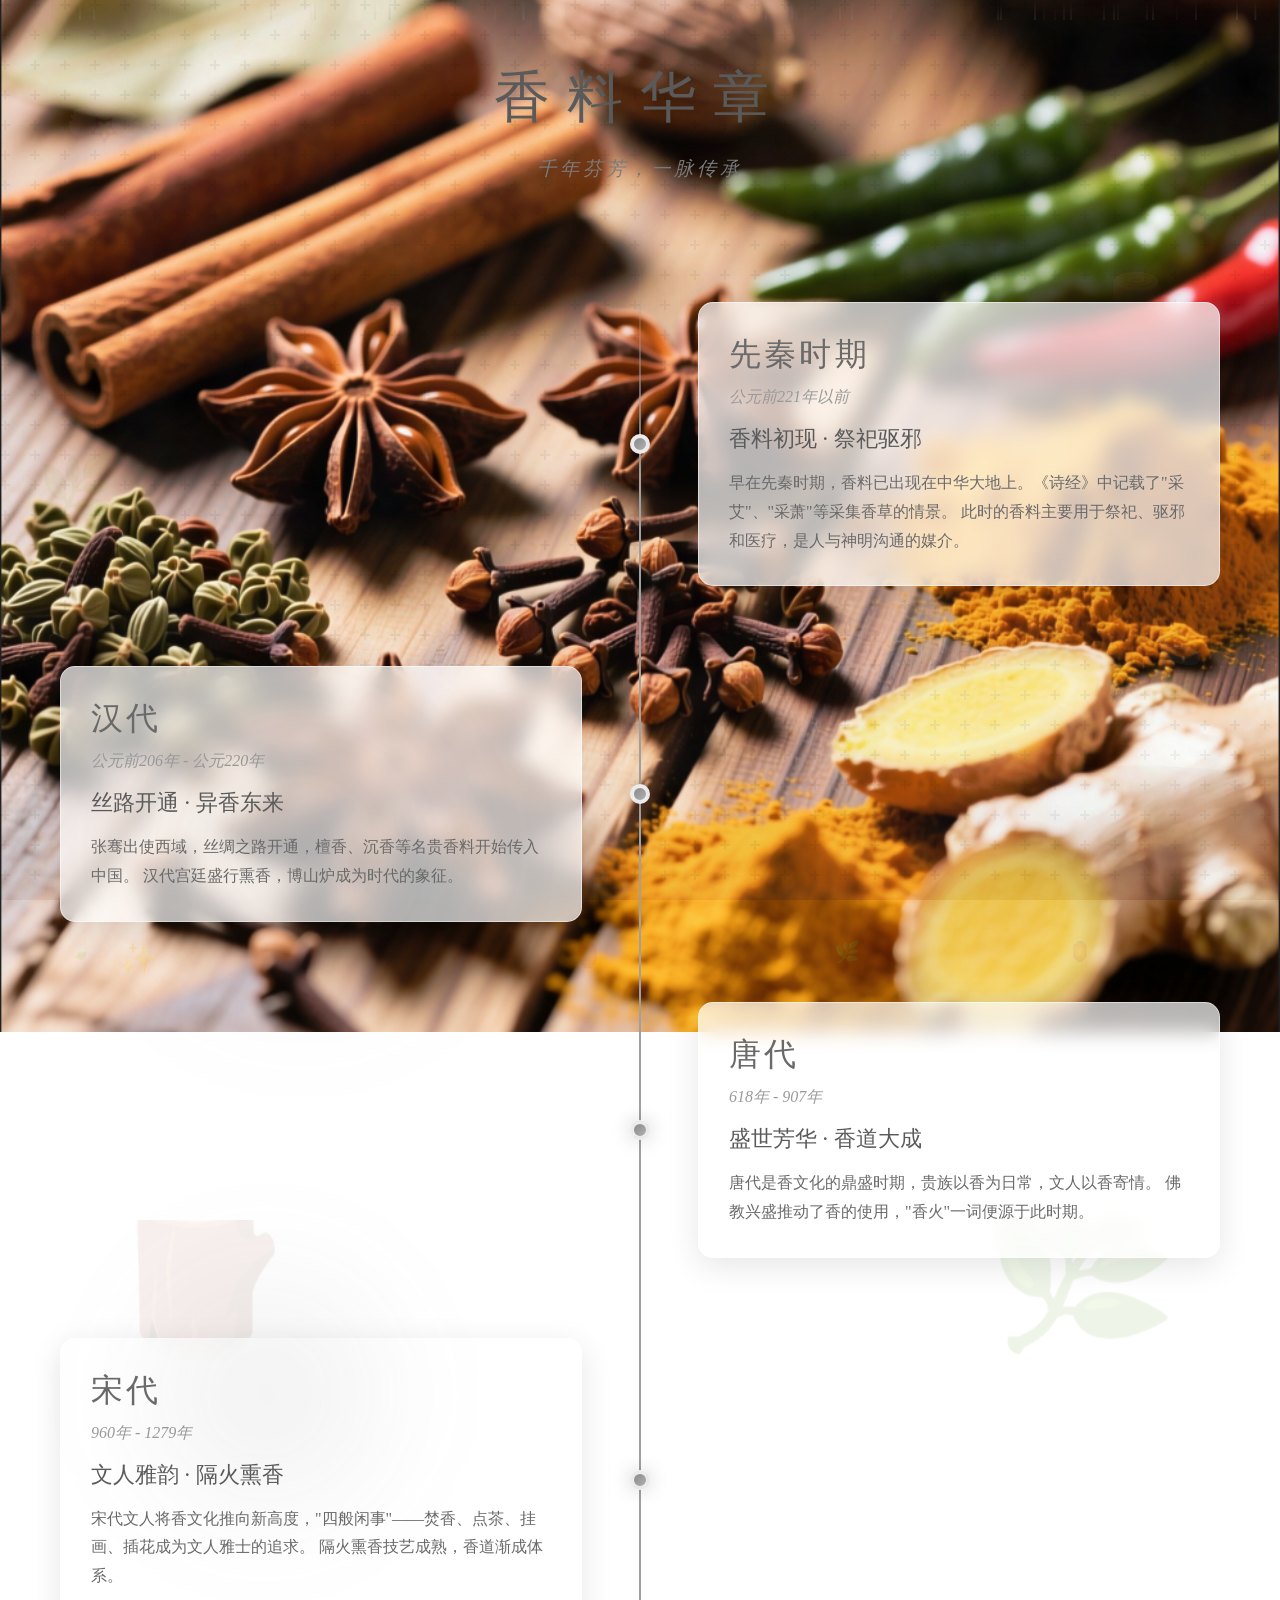
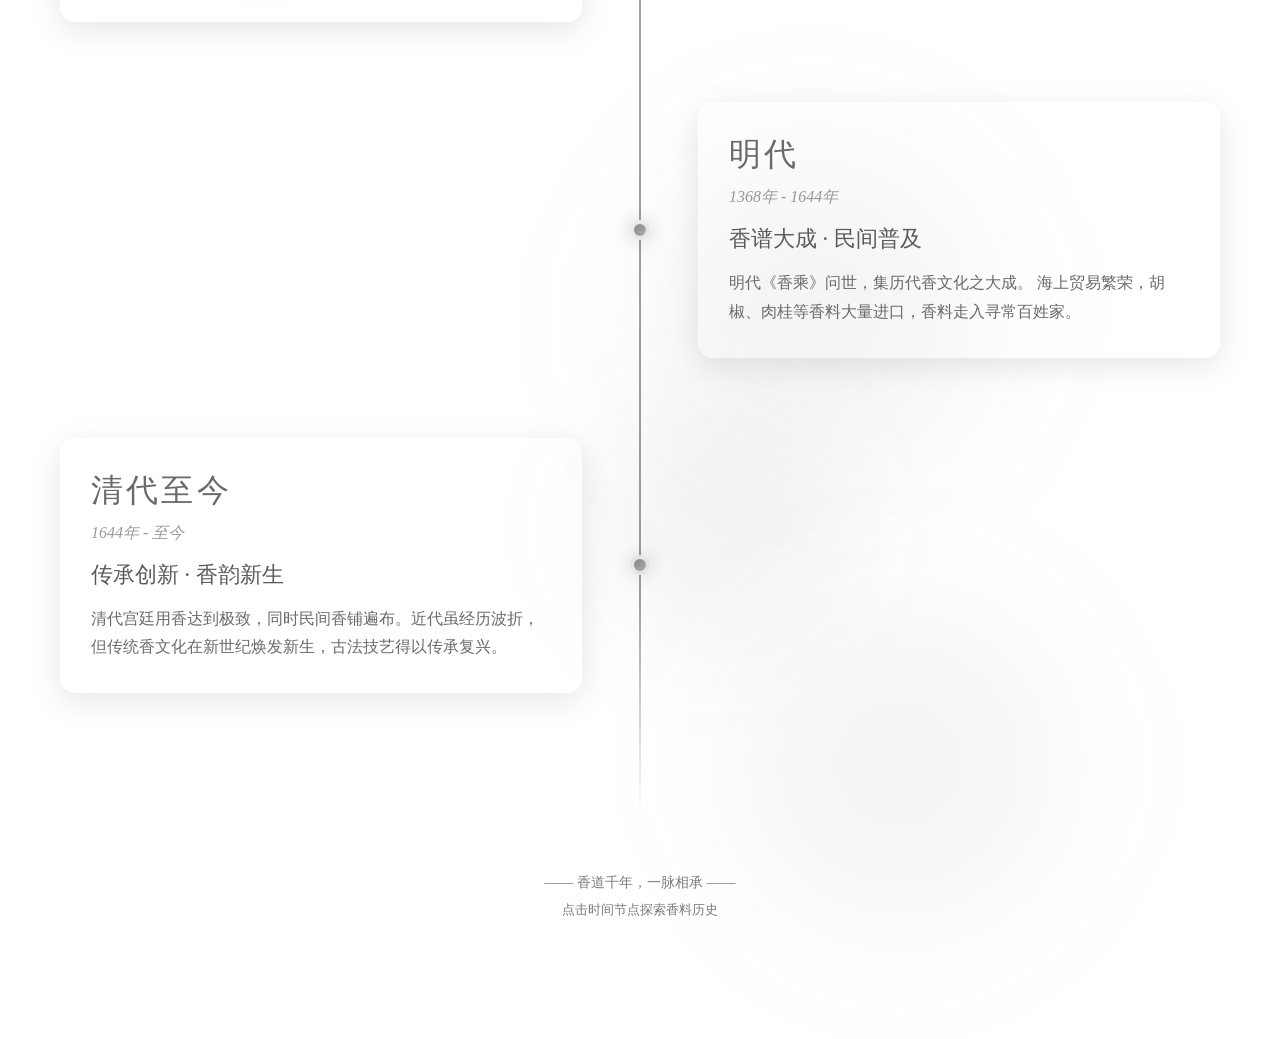
<file: 香料卷轴/index.html>
<!DOCTYPE html>
<html lang="zh-CN">
<head>
    <meta charset="UTF-8">
    <meta name="viewport" content="width=device-width, initial-scale=1.0">
    <title>中国香料发展史 - 江南烟雨</title>
    <style>
        * {
            margin: 0;
            padding: 0;
            box-sizing: border-box;
        }

        body {
            font-family: 'Noto Serif SC', 'SimSun', serif;
            background:
                linear-gradient(135deg, rgba(60, 60, 60, 0.5), rgba(40, 40, 40, 0.4)),
                linear-gradient(to bottom, rgba(150, 150, 150, 0.3), rgba(180, 180, 180, 0.2)),
                url('1.png');
            background-size: cover;
            background-position: center;
            background-attachment: fixed;
            background-repeat: no-repeat;
            background-blend-mode: overlay;
            min-height: 100vh;
            color: #4a4a4a;
            overflow-x: hidden;
            position: relative;
        }

        /* 烟雨效果背景 */
        .mist-bg {
            position: fixed;
            top: 0;
            left: 0;
            width: 100%;
            height: 100%;
            pointer-events: none;
            z-index: 0;
            overflow: hidden;
        }

        .mist-layer {
            position: absolute;
            width: 200%;
            height: 100%;
            background: url('data:image/svg+xml,<svg xmlns="http://www.w3.org/2000/svg" viewBox="0 0 1000 1000"><filter id="noise"><feTurbulence type="fractalNoise" baseFrequency="0.015" numOctaves="3" stitchTiles="stitch"/></filter><rect width="100%" height="100%" filter="url(%23noise)" opacity="0.15"/></svg>');
            opacity: 0.3;
            animation: drift 60s linear infinite;
        }

        .mist-layer:nth-child(2) {
            animation-direction: reverse;
            animation-duration: 80s;
            opacity: 0.2;
        }

        @keyframes drift {
            from { transform: translateX(0); }
            to { transform: translateX(-50%); }
        }

        /* 雨滴效果 */
        .rain {
            position: fixed;
            top: 0;
            left: 0;
            width: 100%;
            height: 100%;
            pointer-events: none;
            z-index: 1;
        }

        .rain-drop {
            position: absolute;
            width: 2px;
            height: 20px;
            background: linear-gradient(transparent, rgba(150, 150, 150, 0.4));
            animation: rain-fall linear infinite;
        }

        @keyframes rain-fall {
            0% {
                transform: translateY(-100px);
                opacity: 0;
            }
            10% {
                opacity: 1;
            }
            90% {
                opacity: 1;
            }
            100% {
                transform: translateY(100vh);
                opacity: 0;
            }
        }

        .container {
            position: relative;
            z-index: 2;
            max-width: 1200px;
            margin: 0 auto;
            padding: 60px 20px;
        }

        header {
            text-align: center;
            margin-bottom: 80px;
            animation: fadeInUp 1.5s ease-out;
        }

        h1 {
            font-size: 3.5rem;
            font-weight: 300;
            letter-spacing: 0.3em;
            margin-bottom: 20px;
            color: #5a5a5a;
            text-shadow: 2px 2px 4px rgba(0, 0, 0, 0.1);
        }

        .subtitle {
            font-size: 1.2rem;
            color: #7a7a7a;
            letter-spacing: 0.2em;
            font-style: italic;
        }

        /* 时间线容器 */
        .timeline {
            position: relative;
            padding: 40px 0;
        }

        /* 中央线 */
        .timeline::before {
            content: '';
            position: absolute;
            left: 50%;
            top: 0;
            bottom: 0;
            width: 2px;
            background: linear-gradient(to bottom,
                transparent,
                #a0a0a0 10%,
                #a0a0a0 90%,
                transparent
            );
            transform: translateX(-50%);
        }

        .timeline-item {
            position: relative;
            margin-bottom: 80px;
            display: flex;
            align-items: center;
            opacity: 0;
            transform: translateY(50px);
            transition: all 0.8s ease-out;
        }

        .timeline-item.visible {
            opacity: 1;
            transform: translateY(0);
        }

        .timeline-item:nth-child(odd) {
            flex-direction: row-reverse;
        }

        .timeline-content {
            width: 45%;
            padding: 30px;
            background: rgba(255, 255, 255, 0.7);
            backdrop-filter: blur(10px);
            border-radius: 15px;
            box-shadow: 0 8px 32px rgba(0, 0, 0, 0.1);
            cursor: pointer;
            transition: all 0.4s ease;
            border: 1px solid rgba(255, 255, 255, 0.5);
            position: relative;
            overflow: hidden;
        }

        .timeline-content::before {
            content: '';
            position: absolute;
            top: 0;
            left: 0;
            right: 0;
            bottom: 0;
            background: linear-gradient(135deg, rgba(200, 200, 200, 0.1), rgba(180, 180, 180, 0.05));
            opacity: 0;
            transition: opacity 0.4s ease;
        }

        .timeline-content:hover::before {
            opacity: 1;
        }

        .timeline-content:hover {
            transform: scale(1.02);
            box-shadow: 0 12px 48px rgba(0, 0, 0, 0.15);
        }

        .timeline-content.expanded {
            width: 55%;
            max-width: 600px;
            z-index: 50;
        }

        .timeline-item:nth-child(odd) .timeline-content.expanded {
            margin-right: auto;
        }

        .timeline-item:nth-child(even) .timeline-content.expanded {
            margin-left: auto;
        }

        .timeline-dot {
            position: absolute;
            left: 50%;
            width: 20px;
            height: 20px;
            background: linear-gradient(135deg, #8a8a8a, #b0b0b0);
            border-radius: 50%;
            transform: translateX(-50%);
            border: 4px solid rgba(255, 255, 255, 0.8);
            box-shadow: 0 0 20px rgba(0, 0, 0, 0.2);
            z-index: 10;
            transition: all 0.3s ease;
            cursor: pointer;
        }

        .timeline-dot:hover {
            transform: translateX(-50%) scale(1.3);
            box-shadow: 0 0 30px rgba(0, 0, 0, 0.3);
        }

        .timeline-dot.active {
            background: linear-gradient(135deg, #a89080, #c8b0a0);
            box-shadow: 0 0 40px rgba(168, 144, 128, 0.5);
        }

        .era {
            font-size: 2rem;
            font-weight: 300;
            color: #6a6a6a;
            margin-bottom: 10px;
            letter-spacing: 0.1em;
        }

        .year {
            font-size: 1rem;
            color: #9a9a9a;
            margin-bottom: 15px;
            font-style: italic;
        }

        .title {
            font-size: 1.4rem;
            color: #5a5a5a;
            margin-bottom: 15px;
            font-weight: 400;
        }

        .description {
            font-size: 1rem;
            line-height: 1.8;
            color: #6a6a6a;
        }

        /* 详细内容面板 */
        .detail-panel {
            max-height: 0;
            overflow-y: auto;
            overflow-x: hidden;
            transition: max-height 0.5s ease, padding 0.5s ease;
            margin-top: 0;
            scrollbar-width: thin;
            scrollbar-color: rgba(150, 150, 150, 0.3) transparent;
        }

        .detail-panel::-webkit-scrollbar {
            width: 6px;
        }

        .detail-panel::-webkit-scrollbar-track {
            background: rgba(200, 200, 200, 0.1);
            border-radius: 3px;
        }

        .detail-panel::-webkit-scrollbar-thumb {
            background: rgba(150, 150, 150, 0.3);
            border-radius: 3px;
        }

        .detail-panel.active {
            max-height: 400px;
            margin-top: 20px;
            padding-top: 20px;
            padding-right: 10px;
            border-top: 1px solid rgba(150, 150, 150, 0.3);
        }

        .spice-images {
            display: flex;
            gap: 15px;
            flex-wrap: wrap;
            margin-top: 20px;
            opacity: 0;
            transform: translateY(20px);
            transition: all 0.5s ease 0.2s;
        }

        .detail-panel.active .spice-images {
            opacity: 1;
            transform: translateY(0);
        }

        .spice-card {
            flex: 1 1 120px;
            min-width: 100px;
            background: rgba(255, 255, 255, 0.5);
            border-radius: 10px;
            padding: 12px;
            text-align: center;
            transition: all 0.3s ease;
            border: 1px solid rgba(200, 200, 200, 0.3);
        }

        .spice-card:hover {
            transform: translateY(-5px) rotate(2deg);
            box-shadow: 0 8px 25px rgba(0, 0, 0, 0.1);
        }

        .spice-emoji {
            font-size: 2.2rem;
            margin-bottom: 8px;
            display: block;
            animation: float 3s ease-in-out infinite;
        }

        @keyframes float {
            0%, 100% { transform: translateY(0); }
            50% { transform: translateY(-10px); }
        }

        .spice-name {
            font-size: 0.9rem;
            color: #5a5a5a;
            margin-bottom: 4px;
        }

        .spice-desc {
            font-size: 0.75rem;
            color: #7a7a7a;
        }

        /* 水墨装饰 */
        .ink-decoration {
            position: absolute;
            width: 150px;
            height: 150px;
            background: radial-gradient(ellipse at center, rgba(100, 100, 100, 0.1) 0%, transparent 70%);
            border-radius: 50%;
            pointer-events: none;
            filter: blur(20px);
        }

        /* 背景装饰图案 */
        .bg-pattern {
            position: fixed;
            top: 0;
            left: 0;
            width: 100%;
            height: 100%;
            pointer-events: none;
            z-index: 0;
            opacity: 0.15;
            background-image:
                url("data:image/svg+xml,%3Csvg width='60' height='60' viewBox='0 0 60 60' xmlns='http://www.w3.org/2000/svg'%3E%3Cg fill='none' fill-rule='evenodd'%3E%3Cg fill='%23000000' fill-opacity='0.3'%3E%3Cpath d='M36 34v-4h-2v4h-4v2h4v4h2v-4h4v-2h-4zm0-30V0h-2v4h-4v2h4v4h2V6h4V4h-4zM6 34v-4H4v4H0v2h4v4h2v-4h4v-2H6zM6 4V0H4v4H0v2h4v4h2V6h4V4H6z'/%3E%3C/g%3E%3C/g%3E%3C/svg%3E");
            animation: patternMove 120s linear infinite;
        }

        @keyframes patternMove {
            from { background-position: 0 0; }
            to { background-position: 1000px 1000px; }
        }

        /* 香料飘香背景 */
        .spice-bg-decoration {
            position: fixed;
            font-size: 4rem;
            opacity: 0.05;
            pointer-events: none;
            z-index: 0;
            animation: floatSpice 20s ease-in-out infinite;
        }

        @keyframes floatSpice {
            0%, 100% {
                transform: translateY(0) rotate(0deg);
            }
            25% {
                transform: translateY(-30px) rotate(5deg);
            }
            50% {
                transform: translateY(-10px) rotate(-3deg);
            }
            75% {
                transform: translateY(-40px) rotate(3deg);
            }
        }

        /* 头部装饰图片 */
        .header-decoration {
            position: absolute;
            width: 200px;
            height: 200px;
            opacity: 0.1;
            pointer-events: none;
        }

        .header-decoration.left {
            left: 5%;
            top: 50%;
            transform: translateY(-50%);
            background: url('data:image/svg+xml,%3Csvg xmlns="http://www.w3.org/2000/svg" viewBox="0 0 100 100"%3E%3Ctext y="50" font-size="80"%3E🪵%3C/text%3E%3C/svg%3E') center/contain no-repeat;
        }

        .header-decoration.right {
            right: 5%;
            top: 50%;
            transform: translateY(-50%);
            background: url('data:image/svg+xml,%3Csvg xmlns="http://www.w3.org/2000/svg" viewBox="0 0 100 100"%3E%3Ctext y="50" font-size="80"%3E🌿%3C/text%3E%3C/svg%3E') center/contain no-repeat;
        }

        /* 山水背景装饰 */
        .mountain-bg {
            position: fixed;
            bottom: 0;
            left: 0;
            width: 100%;
            height: 300px;
            pointer-events: none;
            z-index: 0;
            opacity: 0.1;
            background:
                linear-gradient(135deg, transparent 40%, rgba(100, 100, 100, 0.2) 50%, transparent 60%),
                url('data:image/svg+xml,%3Csvg xmlns="http://www.w3.org/2000/svg" viewBox="0 0 1440 320"%3E%3Cpath fill="%23666" fill-opacity="0.3" d="M0,224L48,213.3C96,203,192,181,288,181.3C384,181,480,203,576,218.7C672,235,768,245,864,234.7C960,224,1056,192,1152,181.3C1248,171,1344,181,1392,186.7L1440,192L1440,320L1392,320C1344,320,1248,320,1152,320C1056,320,960,320,864,320C768,320,672,320,576,320C480,320,384,320,288,320C192,320,96,320,48,320L0,320Z"%3E%3C/path%3E%3C/svg%3E') bottom center/cover no-repeat;
        }

        footer {
            text-align: center;
            padding: 60px 20px;
            color: #7a7a7a;
            font-size: 0.9rem;
            position: relative;
            z-index: 2;
        }

        @keyframes fadeInUp {
            from {
                opacity: 0;
                transform: translateY(30px);
            }
            to {
                opacity: 1;
                transform: translateY(0);
            }
        }

        /* 香料飘动动画 */
        .floating-spice {
            position: fixed;
            font-size: 1.5rem;
            pointer-events: none;
            z-index: 100;
            opacity: 0;
            animation: spiceFloat 4s ease-out forwards;
        }

        @keyframes spiceFloat {
            0% {
                opacity: 1;
                transform: translateY(0) rotate(0deg);
            }
            100% {
                opacity: 0;
                transform: translateY(-200px) rotate(360deg);
            }
        }

        /* 响应式设计 */
        @media (max-width: 768px) {
            h1 {
                font-size: 2rem;
                letter-spacing: 0.2em;
            }

            .timeline::before {
                left: 30px;
            }

            .timeline-item,
            .timeline-item:nth-child(odd) {
                flex-direction: column;
                padding-left: 70px;
            }

            .timeline-content {
                width: 100%;
            }

            .timeline-dot {
                left: 30px;
            }

            .timeline-content.expanded {
                width: 100%;
            }
        }
    </style>
</head>
<body>
    <!-- 烟雨背景 -->
    <div class="mist-bg">
        <div class="mist-layer"></div>
        <div class="mist-layer"></div>
    </div>
    <div class="bg-pattern"></div>
    <div class="mountain-bg"></div>

    <!-- 香料背景装饰 -->
    <div class="spice-bg-decoration" style="top: 10%; left: 5%;">🌸</div>
    <div class="spice-bg-decoration" style="top: 30%; right: 8%; animation-delay: -5s;">🪵</div>
    <div class="spice-bg-decoration" style="top: 50%; left: 3%; animation-delay: -10s;">🌿</div>
    <div class="spice-bg-decoration" style="top: 70%; right: 5%; animation-delay: -15s;">🍃</div>
    <div class="spice-bg-decoration" style="top: 85%; left: 10%; animation-delay: -8s;">💨</div>

    <div class="rain" id="rain"></div>

    <div class="container">
        <header>
            <div class="header-decoration left"></div>
            <div class="header-decoration right"></div>
            <h1>香料华章</h1>
            <p class="subtitle">千年芬芳，一脉传承</p>
        </header>

        <div class="timeline">
            <!-- 先秦时期 -->
            <div class="timeline-item" data-spices="🌿🍂">
                <div class="timeline-content" onclick="toggleDetail(this)">
                    <div class="era">先秦时期</div>
                    <div class="year">公元前221年以前</div>
                    <div class="title">香料初现 · 祭祀驱邪</div>
                    <div class="description">
                        早在先秦时期，香料已出现在中华大地上。《诗经》中记载了"采艾"、"采萧"等采集香草的情景。
                        此时的香料主要用于祭祀、驱邪和医疗，是人与神明沟通的媒介。
                    </div>
                    <div class="detail-panel">
                        <p style="color: #6a6a6a; line-height: 1.8;">
                            这一时期的主要香料包括艾草、萧（蒿类）、兰、蕙等本土香草。
                            《楚辞》中大量香草美人的比喻，反映了香料在文化中的重要地位。
                            祭祀时焚烧香草，被认为能通达神明；日常生活中，人们佩戴香囊以避邪驱虫。
                        </p>
                        <div class="spice-images">
                            <div class="spice-card">
                                <span class="spice-emoji">🌿</span>
                                <div class="spice-name">艾草</div>
                                <div class="spice-desc">驱邪避疫</div>
                            </div>
                            <div class="spice-card">
                                <span class="spice-emoji">🌸</span>
                                <div class="spice-name">兰花</div>
                                <div class="spice-desc">高洁之香</div>
                            </div>
                            <div class="spice-card">
                                <span class="spice-emoji">🍃</span>
                                <div class="spice-name">蕙草</div>
                                <div class="spice-desc">香中之王</div>
                            </div>
                        </div>
                    </div>
                </div>
                <div class="timeline-dot" onclick="toggleDetail(this.previousElementSibling)"></div>
            </div>

            <!-- 汉代 -->
            <div class="timeline-item" data-spices="🪵💨">
                <div class="timeline-content" onclick="toggleDetail(this)">
                    <div class="era">汉代</div>
                    <div class="year">公元前206年 - 公元220年</div>
                    <div class="title">丝路开通 · 异香东来</div>
                    <div class="description">
                        张骞出使西域，丝绸之路开通，檀香、沉香等名贵香料开始传入中国。
                        汉代宫廷盛行熏香，博山炉成为时代的象征。
                    </div>
                    <div class="detail-panel">
                        <p style="color: #6a6a6a; line-height: 1.8;">
                            汉武帝时期，随着丝绸之路的畅通，西域香料大量涌入中原。
                            檀香来自印度，沉香通过南海传入，乳香、没药等也随之而来。
                            博山炉以其精美的山峦造型和袅袅香烟，成为汉代香文化的代表器物。
                        </p>
                        <div class="spice-images">
                            <div class="spice-card">
                                <span class="spice-emoji">🪵</span>
                                <div class="spice-name">檀香</div>
                                <div class="spice-desc">来自西域</div>
                            </div>
                            <div class="spice-card">
                                <span class="spice-emoji">🪨</span>
                                <div class="spice-name">沉香</div>
                                <div class="spice-desc">香中之冠</div>
                            </div>
                            <div class="spice-card">
                                <span class="spice-emoji">⛰️</span>
                                <div class="spice-name">博山炉</div>
                                <div class="spice-desc">香器之珍</div>
                            </div>
                        </div>
                    </div>
                </div>
                <div class="timeline-dot" onclick="toggleDetail(this.previousElementSibling)"></div>
            </div>

            <!-- 唐代 -->
            <div class="timeline-item" data-spices="🌺🍵">
                <div class="timeline-content" onclick="toggleDetail(this)">
                    <div class="era">唐代</div>
                    <div class="year">618年 - 907年</div>
                    <div class="title">盛世芳华 · 香道大成</div>
                    <div class="description">
                        唐代是香文化的鼎盛时期，贵族以香为日常，文人以香寄情。
                        佛教兴盛推动了香的使用，"香火"一词便源于此时期。
                    </div>
                    <div class="detail-panel">
                        <p style="color: #6a6a6a; line-height: 1.8;">
                            唐代长安是国际大都会，香料贸易繁荣。龙脑香、麝香、丁香等稀有香料成为贵族身份象征。
                            李白、王维等诗人常在诗中吟咏香料，"香雾云鬟湿，清辉玉臂寒"流传千古。
                            佛教的传播使焚香礼佛成为日常，供养三宝的香火延续至今。
                        </p>
                        <div class="spice-images">
                            <div class="spice-card">
                                <span class="spice-emoji">❄️</span>
                                <div class="spice-name">龙脑香</div>
                                <div class="spice-desc">冰清玉洁</div>
                            </div>
                            <div class="spice-card">
                                <span class="spice-emoji">🦌</span>
                                <div class="spice-name">麝香</div>
                                <div class="spice-desc">浓香持久</div>
                            </div>
                            <div class="spice-card">
                                <span class="spice-emoji">🌸</span>
                                <div class="spice-name">玫瑰</div>
                                <div class="spice-desc">花中皇后</div>
                            </div>
                            <div class="spice-card">
                                <span class="spice-emoji">🍵</span>
                                <div class="spice-name">茶香</div>
                                <div class="spice-desc">禅茶一味</div>
                            </div>
                        </div>
                    </div>
                </div>
                <div class="timeline-dot" onclick="toggleDetail(this.previousElementSibling)"></div>
            </div>

            <!-- 宋代 -->
            <div class="timeline-item" data-spices="🏮🎋">
                <div class="timeline-content" onclick="toggleDetail(this)">
                    <div class="era">宋代</div>
                    <div class="year">960年 - 1279年</div>
                    <div class="title">文人雅韵 · 隔火熏香</div>
                    <div class="description">
                        宋代文人将香文化推向新高度，"四般闲事"——焚香、点茶、挂画、插花成为文人雅士的追求。
                        隔火熏香技艺成熟，香道渐成体系。
                    </div>
                    <div class="detail-panel">
                        <p style="color: #6a6a6a; line-height: 1.8;">
                            宋代文人生活精致，香是书房必备。苏轼、黄庭坚都是香道高手，
                            留下许多咏香诗词。"隔火熏香"是宋代发明的精致用香方法，
                            通过云母片隔开炭火与香材，使香烟更加纯净优雅。
                            《香谱》等专著的出现，标志着香学的成熟。
                        </p>
                        <div class="spice-images">
                            <div class="spice-card">
                                <span class="spice-emoji">🪨</span>
                                <div class="spice-name">沉香</div>
                                <div class="spice-desc">文人最爱</div>
                            </div>
                            <div class="spice-card">
                                <span class="spice-emoji">🪵</span>
                                <div class="spice-name">檀香</div>
                                <div class="spice-desc">静心之香</div>
                            </div>
                            <div class="spice-card">
                                <span class="spice-emoji">📜</span>
                                <div class="spice-name">合香</div>
                                <div class="spice-desc">调香技艺</div>
                            </div>
                        </div>
                    </div>
                </div>
                <div class="timeline-dot" onclick="toggleDetail(this.previousElementSibling)"></div>
            </div>

            <!-- 明代 -->
            <div class="timeline-item" data-spices="🌸🍊">
                <div class="timeline-content" onclick="toggleDetail(this)">
                    <div class="era">明代</div>
                    <div class="year">1368年 - 1644年</div>
                    <div class="title">香谱大成 · 民间普及</div>
                    <div class="description">
                        明代《香乘》问世，集历代香文化之大成。
                        海上贸易繁荣，胡椒、肉桂等香料大量进口，香料走入寻常百姓家。
                    </div>
                    <div class="detail-panel">
                        <p style="color: #6a6a6a; line-height: 1.8;">
                            周嘉胄编撰的《香乘》是香学的集大成之作，收录了数百种香方。
                            明代郑和下西洋，带回大量南洋香料，胡椒甚至成为货币流通。
                            线香、塔香等方便使用的香制品开始普及，
                            寺庙与民间的用香习惯逐渐形成今日之面貌。
                        </p>
                        <div class="spice-images">
                            <div class="spice-card">
                                <span class="spice-emoji">🌶️</span>
                                <div class="spice-name">胡椒</div>
                                <div class="spice-desc">黑色黄金</div>
                            </div>
                            <div class="spice-card">
                                <span class="spice-emoji">🌿</span>
                                <div class="spice-name">肉桂</div>
                                <div class="spice-desc">温暖甘甜</div>
                            </div>
                            <div class="spice-card">
                                <span class="spice-emoji">🏮</span>
                                <div class="spice-name">线香</div>
                                <div class="spice-desc">方便实用</div>
                            </div>
                        </div>
                    </div>
                </div>
                <div class="timeline-dot" onclick="toggleDetail(this.previousElementSibling)"></div>
            </div>

            <!-- 清代至现代 -->
            <div class="timeline-item" data-spices="🌏✨">
                <div class="timeline-content" onclick="toggleDetail(this)">
                    <div class="era">清代至今</div>
                    <div class="year">1644年 - 至今</div>
                    <div class="title">传承创新 · 香韵新生</div>
                    <div class="description">
                        清代宫廷用香达到极致，同时民间香铺遍布。近代虽经历波折，
                        但传统香文化在新世纪焕发新生，古法技艺得以传承复兴。
                    </div>
                    <div class="detail-panel">
                        <p style="color: #6a6a6a; line-height: 1.8;">
                            清代造办处制作的香器精美绝伦，鼻烟壶、香囊等成为艺术精品。
                            晚清民国时期，传统香文化一度式微。改革开放后，
                            随着文化自信的提升，传统香文化重新受到重视。
                            如今，从寺庙到家庭，从香水到香薰，中国香文化正以新的姿态走向世界。
                        </p>
                        <div class="spice-images">
                            <div class="spice-card">
                                <span class="spice-emoji">🧴</span>
                                <div class="spice-name">香水</div>
                                <div class="spice-desc">中西合璧</div>
                            </div>
                            <div class="spice-card">
                                <span class="spice-emoji">🕯️</span>
                                <div class="spice-name">香薰</div>
                                <div class="spice-desc">现代生活</div>
                            </div>
                            <div class="spice-card">
                                <span class="spice-emoji">🏯</span>
                                <div class="spice-name">古法香</div>
                                <div class="spice-desc">非遗传承</div>
                            </div>
                        </div>
                    </div>
                </div>
                <div class="timeline-dot" onclick="toggleDetail(this.previousElementSibling)"></div>
            </div>
        </div>

        <footer>
            <p>—— 香道千年，一脉相承 ——</p>
            <p style="margin-top: 10px; font-size: 0.8rem;">点击时间节点探索香料历史</p>
        </footer>
    </div>

    <script>
        // 创建雨滴效果
        function createRain() {
            const rain = document.getElementById('rain');
            const dropCount = 50;

            for (let i = 0; i < dropCount; i++) {
                const drop = document.createElement('div');
                drop.className = 'rain-drop';
                drop.style.left = Math.random() * 100 + '%';
                drop.style.animationDuration = (Math.random() * 1 + 0.5) + 's';
                drop.style.animationDelay = Math.random() * 2 + 's';
                drop.style.opacity = Math.random() * 0.3 + 0.1;
                rain.appendChild(drop);
            }
        }

        // 时间节点展开/收起
        function toggleDetail(element) {
            const detailPanel = element.querySelector('.detail-panel');
            const dot = element.nextElementSibling || element.parentElement.querySelector('.timeline-dot');
            const spices = element.parentElement.dataset.spices || '✨';
            const isExpanded = detailPanel.classList.contains('active');

            // 关闭所有其他展开的面板
            document.querySelectorAll('.detail-panel.active').forEach(panel => {
                if (panel !== detailPanel) {
                    panel.classList.remove('active');
                    panel.closest('.timeline-content').classList.remove('expanded');
                    const otherDot = panel.closest('.timeline-item').querySelector('.timeline-dot');
                    if (otherDot) otherDot.classList.remove('active');
                }
            });

            // 切换当前面板
            if (isExpanded) {
                detailPanel.classList.remove('active');
                element.classList.remove('expanded');
                if (dot) dot.classList.remove('active');
            } else {
                detailPanel.classList.add('active');
                element.classList.add('expanded');
                if (dot) dot.classList.add('active');

                // 创建飘动的香料
                createFloatingSpices(element);
            }
        }

        // 创建飘动的香料动画
        function createFloatingSpices(element) {
            const rect = element.getBoundingClientRect();
            const spices = ['🌿', '🌸', '🪵', '💨', '✨', '🍃'];

            for (let i = 0; i < 5; i++) {
                setTimeout(() => {
                    const spice = document.createElement('div');
                    spice.className = 'floating-spice';
                    spice.textContent = spices[Math.floor(Math.random() * spices.length)];
                    spice.style.left = (rect.left + Math.random() * rect.width) + 'px';
                    spice.style.top = (rect.top + Math.random() * rect.height) + 'px';
                    document.body.appendChild(spice);

                    setTimeout(() => spice.remove(), 4000);
                }, i * 100);
            }
        }

        // 滚动动画
        function handleScroll() {
            const items = document.querySelectorAll('.timeline-item');

            items.forEach((item, index) => {
                const rect = item.getBoundingClientRect();
                const isVisible = rect.top < window.innerHeight * 0.8;

                if (isVisible) {
                    setTimeout(() => {
                        item.classList.add('visible');
                    }, index * 100);
                }
            });
        }

        // 初始化
        document.addEventListener('DOMContentLoaded', () => {
            createRain();
            handleScroll();

            // 添加水墨装饰
            const container = document.querySelector('.container');
            for (let i = 0; i < 5; i++) {
                const decoration = document.createElement('div');
                decoration.className = 'ink-decoration';
                decoration.style.top = Math.random() * 80 + 10 + '%';
                decoration.style.left = Math.random() * 80 + 10 + '%';
                decoration.style.transform = `scale(${Math.random() * 3 + 0.5})`;
                container.appendChild(decoration);
            }

            // 添加随机飘落的香料
            const spices = ['🌿', '🌸', '🪵', '💨', '🍃', '✨', '🏮', '🎋'];
            function createFallingSpice() {
                const spice = document.createElement('div');
                spice.style.cssText = `
                    position: fixed;
                    font-size: ${Math.random() * 20 + 15}px;
                    left: ${Math.random() * 100}%;
                    top: -50px;
                    opacity: ${Math.random() * 0.15 + 0.05};
                    pointer-events: none;
                    z-index: 1;
                    animation: fallSpice ${Math.random() * 10 + 15}s linear forwards;
                `;
                spice.textContent = spices[Math.floor(Math.random() * spices.length)];
                document.body.appendChild(spice);
                setTimeout(() => spice.remove(), 25000);
            }

            // 定期创建飘落的香料
            setInterval(createFallingSpice, 3000);
            for (let i = 0; i < 5; i++) {
                setTimeout(createFallingSpice, i * 500);
            }
        });

        window.addEventListener('scroll', handleScroll);

        // 节点点击波纹效果
        document.querySelectorAll('.timeline-dot').forEach(dot => {
            dot.addEventListener('click', function(e) {
                const ripple = document.createElement('div');
                ripple.style.cssText = `
                    position: absolute;
                    width: 100%;
                    height: 100%;
                    border-radius: 50%;
                    background: rgba(168, 144, 128, 0.5);
                    animation: ripple 0.6s ease-out;
                    pointer-events: none;
                `;
                this.appendChild(ripple);
                setTimeout(() => ripple.remove(), 600);
            });
        });

        // 添加波纹动画样式
        const style = document.createElement('style');
        style.textContent = `
            @keyframes ripple {
                from {
                    transform: scale(1);
                    opacity: 1;
                }
                to {
                    transform: scale(3);
                    opacity: 0;
                }
            }

            @keyframes fallSpice {
                0% {
                    transform: translateY(0) rotate(0deg) translateX(0);
                }
                25% {
                    transform: translateY(25vh) rotate(90deg) translateX(20px);
                }
                50% {
                    transform: translateY(50vh) rotate(180deg) translateX(-20px);
                }
                75% {
                    transform: translateY(75vh) rotate(270deg) translateX(20px);
                }
                100% {
                    transform: translateY(110vh) rotate(360deg) translateX(0);
                }
            }
        `;
        document.head.appendChild(style);
    </script>
</body>
</html>
</file>
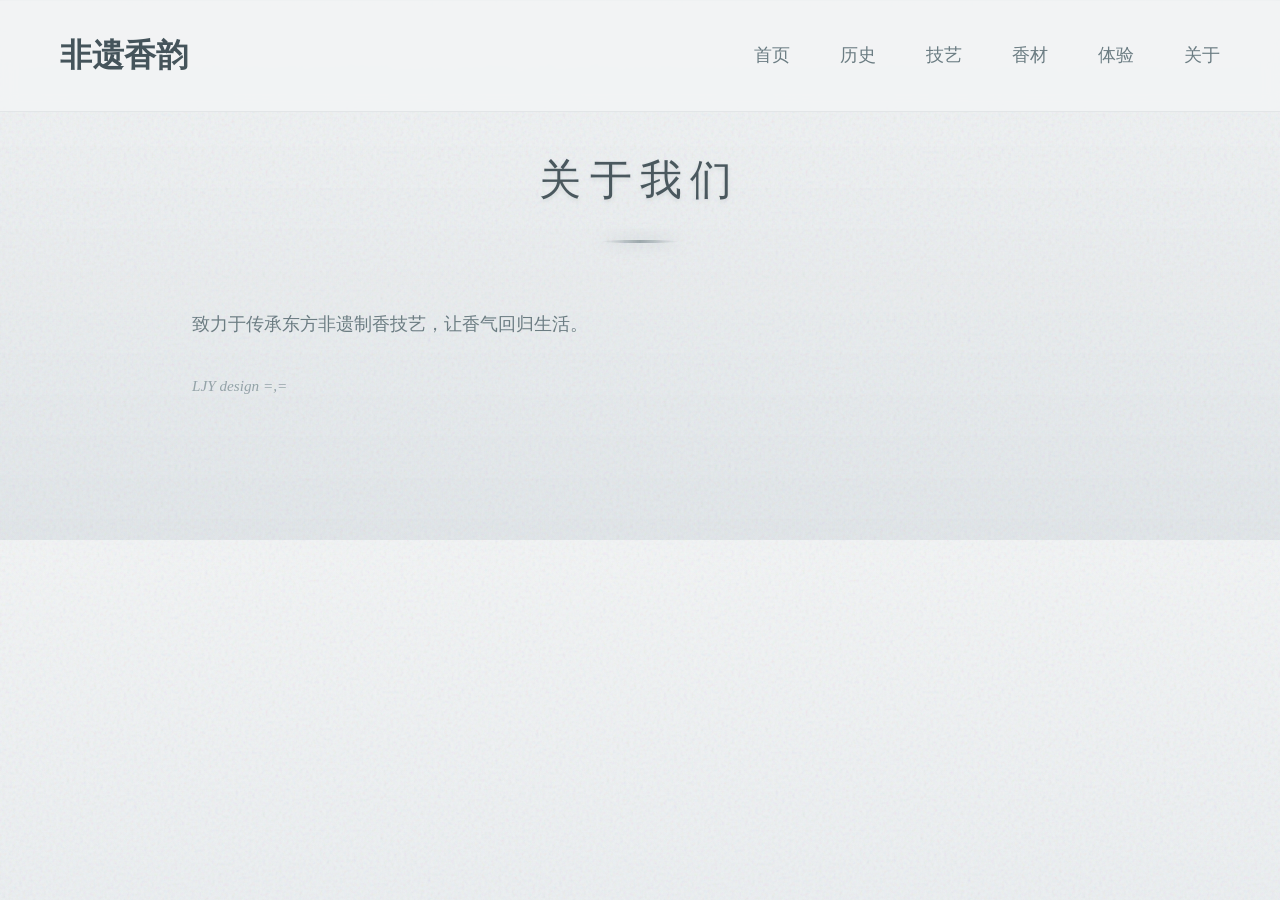
<file: about.html>
<!DOCTYPE html>
<html lang="zh-CN">
<head>
    <meta charset="UTF-8">
    <meta name="viewport" content="width=device-width, initial-scale=1.0">
    <title>非遗香韵 - 关于</title>
    <link rel="stylesheet" href="style.css">
</head>
<body>
    <nav class="navbar">
        <div class="logo">非遗香韵</div>
        <ul class="nav-links">
            <li><a href="index.html">首页</a></li>
            <li><a href="history.html">历史</a></li>
            <li><a href="skill.html">技艺</a></li>
            <li><a href="material.html">香材</a></li>
            <li><a href="experience.html">体验</a></li>
            <li><a href="about.html">关于</a></li>
        </ul>
    </nav>

    <section id="about">
        <h2>关于我们</h2>
        <p>致力于传承东方非遗制香技艺，让香气回归生活。</p>
        <p class="footer-note">LJY design =,=</p>
    </section>
</body>
</html>
</file>
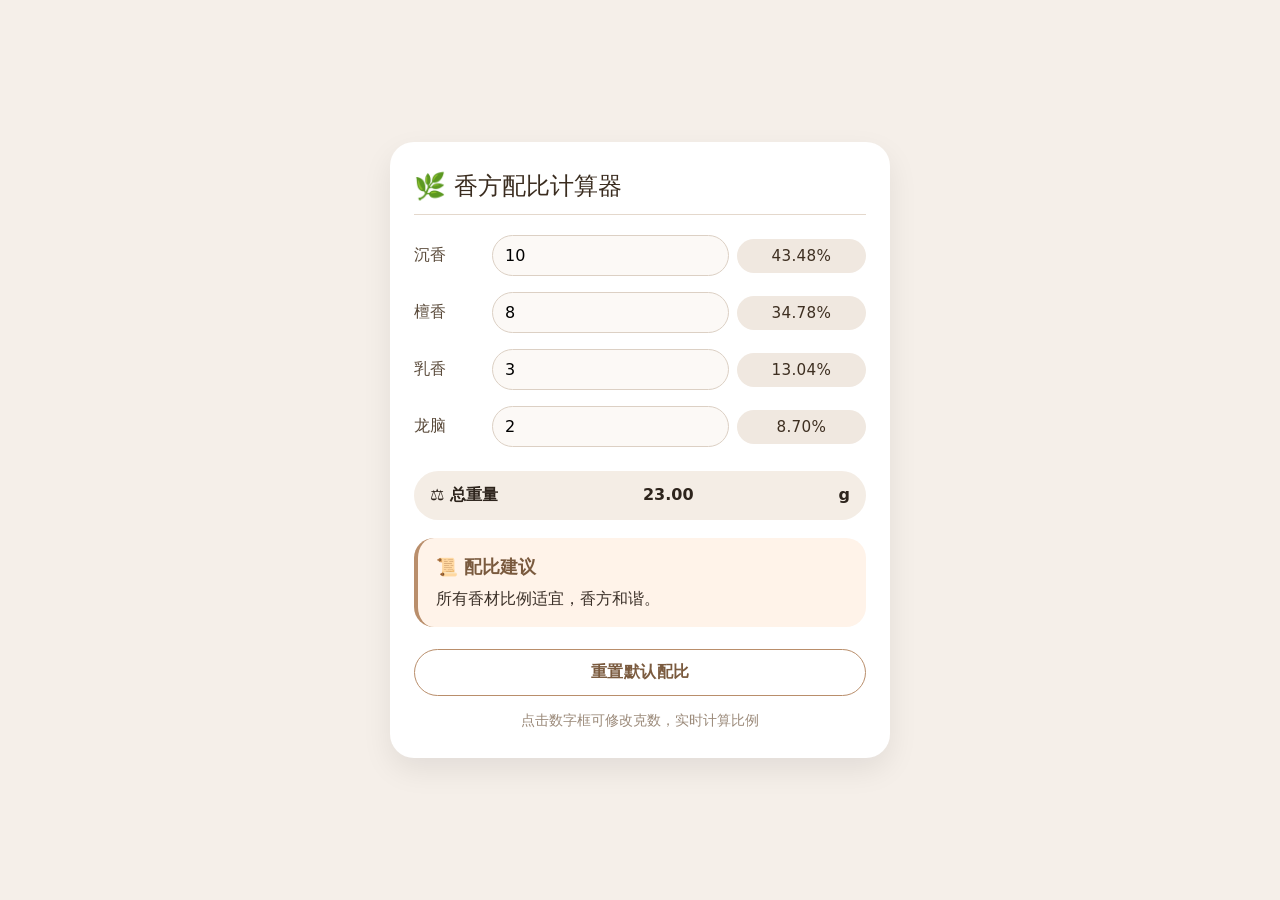
<file: calculator.html>
<!DOCTYPE html>
<html lang="en">
<head>
    <meta charset="UTF-8">
    <meta name="viewport" content="width=device-width, initial-scale=1.0">
    <title>香方配比计算器</title>
    <style>
        * {
            box-sizing: border-box;
            font-family: system-ui, -apple-system, 'Segoe UI', Roboto, sans-serif;
        }
        body {
            background: #f5efe9;
            min-height: 100vh;
            display: flex;
            justify-content: center;
            align-items: center;
            margin: 0;
            padding: 16px;
        }
        .card {
            background: white;
            max-width: 500px;
            width: 100%;
            border-radius: 24px;
            box-shadow: 0 12px 30px rgba(0,0,0,0.08);
            padding: 28px 24px;
        }
        h2 {
            margin-top: 0;
            margin-bottom: 20px;
            font-weight: 500;
            color: #3a2c1f;
            display: flex;
            align-items: center;
            gap: 8px;
            border-bottom: 1px solid #e4d8cc;
            padding-bottom: 12px;
        }
        h2::before {
            content: "🌿";
            font-size: 1.6rem;
        }
        .ingredient {
            display: flex;
            align-items: center;
            margin-bottom: 16px;
            gap: 8px;
            flex-wrap: wrap;
        }
        .ingredient label {
            width: 70px;
            color: #5a4a3a;
            font-weight: 500;
        }
        .ingredient input {
            flex: 2;
            min-width: 100px;
            padding: 10px 12px;
            border: 1px solid #dcd0c4;
            border-radius: 40px;
            font-size: 1rem;
            background: #fcf9f6;
            transition: 0.2s;
        }
        .ingredient input:focus {
            border-color: #b98e6b;
            outline: none;
            background: white;
            box-shadow: 0 0 0 3px rgba(185, 142, 107, 0.1);
        }
        .percentage-badge {
            flex: 1;
            min-width: 70px;
            background: #f0e8e0;
            border-radius: 40px;
            padding: 8px 12px;
            font-size: 0.95rem;
            text-align: center;
            color: #3e2f21;
            font-weight: 500;
            letter-spacing: 0.3px;
        }
        .total-row {
            background: #f4ede5;
            padding: 14px 16px;
            border-radius: 40px;
            margin: 24px 0 16px;
            display: flex;
            justify-content: space-between;
            font-weight: 600;
            color: #2d241c;
        }
        .advice-box {
            background: #fff3e9;
            border-left: 4px solid #b98e6b;
            padding: 16px 18px;
            border-radius: 20px;
            color: #3a2f27;
            margin: 18px 0 22px;
            font-size: 1rem;
            line-height: 1.5;
        }
        .advice-box strong {
            color: #7a5a3e;
            display: block;
            margin-bottom: 6px;
            font-size: 1.1rem;
        }
        button {
            background: white;
            border: 1.5px solid #b98e6b;
            color: #7a5a3e;
            font-size: 1rem;
            font-weight: 600;
            padding: 12px 24px;
            border-radius: 60px;
            cursor: pointer;
            transition: 0.15s;
            width: 100%;
            letter-spacing: 0.5px;
        }
        button:hover {
            background: #b98e6b;
            color: white;
            border-color: #b98e6b;
        }
        .footnote {
            text-align: center;
            font-size: 0.85rem;
            color: #9b8a7a;
            margin-top: 16px;
        }
    </style>
</head>
<body>
    <div class="card">
        <h2>香方配比计算器</h2>

        <!-- 沉香 -->
        <div class="ingredient">
            <label>沉香</label>
            <input type="number" id="agarwood" value="10" step="0.1" min="0">
            <span class="percentage-badge" id="p_agarwood">43.48%</span>
        </div>
        <!-- 檀香 -->
        <div class="ingredient">
            <label>檀香</label>
            <input type="number" id="sandalwood" value="8" step="0.1" min="0">
            <span class="percentage-badge" id="p_sandalwood">34.78%</span>
        </div>
        <!-- 乳香 -->
        <div class="ingredient">
            <label>乳香</label>
            <input type="number" id="frankincense" value="3" step="0.1" min="0">
            <span class="percentage-badge" id="p_frankincense">13.04%</span>
        </div>
        <!-- 龙脑 -->
        <div class="ingredient">
            <label>龙脑</label>
            <input type="number" id="borneol" value="2" step="0.1" min="0">
            <span class="percentage-badge" id="p_borneol">8.70%</span>
        </div>

        <!-- 总重量 -->
        <div class="total-row">
            <span>⚖️ 总重量</span>
            <span id="totalWeight">23.0</span> g
        </div>

        <!-- 建议输出区 -->
        <div class="advice-box">
            <strong>📜 配比建议</strong>
            <span id="adviceText">所有香材比例适宜，香方和谐。</span>
        </div>

        <!-- 重置按钮 -->
        <button id="resetBtn">重置默认配比</button>
        <div class="footnote">点击数字框可修改克数，实时计算比例</div>
    </div>

    <script>
        (function() {
            // 获取DOM元素
            const agarwood = document.getElementById('agarwood');
            const sandalwood = document.getElementById('sandalwood');
            const frankincense = document.getElementById('frankincense');
            const borneol = document.getElementById('borneol');

            const pAgarwood = document.getElementById('p_agarwood');
            const pSandalwood = document.getElementById('p_sandalwood');
            const pFrankincense = document.getElementById('p_frankincense');
            const pBorneol = document.getElementById('p_borneol');

            const totalSpan = document.getElementById('totalWeight');
            const adviceSpan = document.getElementById('adviceText');
            const resetBtn = document.getElementById('resetBtn');

            // 预设规则 (名称, 最小占比, 最大占比)
            const rules = [
                { id: 'agarwood', name: '沉香', min: 0.30, max: 0.50 },
                { id: 'sandalwood', name: '檀香', min: 0.20, max: 0.40 },
                { id: 'frankincense', name: '乳香', min: 0.05, max: 0.15 },
                { id: 'borneol', name: '龙脑', min: 0.02, max: 0.10 }
            ];

            // 获取所有输入值的数组 (已校正为合法数字)
            function getCleanValues() {
                let vals = [
                    parseFloat(agarwood.value) || 0,
                    parseFloat(sandalwood.value) || 0,
                    parseFloat(frankincense.value) || 0,
                    parseFloat(borneol.value) || 0
                ];
                // 确保不为负数，若负数则置0并更新输入框
                vals = vals.map(v => v < 0 ? 0 : v);
                agarwood.value = vals[0];
                sandalwood.value = vals[1];
                frankincense.value = vals[2];
                borneol.value = vals[3];
                return vals;
            }

            // 更新所有显示 (百分比、总重、建议)
            function updateDisplay() {
                const vals = getCleanValues();
                const total = vals.reduce((a, b) => a + b, 0);
                totalSpan.textContent = total.toFixed(2);

                // 处理总重量为0的情况
                if (total === 0) {
                    pAgarwood.textContent = '0%';
                    pSandalwood.textContent = '0%';
                    pFrankincense.textContent = '0%';
                    pBorneol.textContent = '0%';
                    adviceSpan.textContent = '请至少输入一种香材的克数';
                    return;
                }

                // 计算各香材占比并更新百分比显示
                const percents = vals.map(v => (v / total) * 100);
                pAgarwood.textContent = percents[0].toFixed(2) + '%';
                pSandalwood.textContent = percents[1].toFixed(2) + '%';
                pFrankincense.textContent = percents[2].toFixed(2) + '%';
                pBorneol.textContent = percents[3].toFixed(2) + '%';

                // 生成配比建议
                const adviceMessages = [];
                const percentValues = percents.map(p => p / 100); // 转为小数

                rules.forEach((rule, index) => {
                    const ratio = percentValues[index];
                    const pctFormatted = (ratio * 100).toFixed(2) + '%';
                    if (ratio === 0 && rule.min > 0) {
                        adviceMessages.push(`缺少${rule.name}，可考虑加入少量`);
                    } else if (ratio > 0 && ratio < rule.min) {
                        adviceMessages.push(`${rule.name}占比${pctFormatted}，低于建议下限${(rule.min*100).toFixed(0)}%`);
                    } else if (ratio > rule.max) {
                        adviceMessages.push(`${rule.name}占比${pctFormatted}，超过建议上限${(rule.max*100).toFixed(0)}%`);
                    }
                });

                if (adviceMessages.length === 0) {
                    adviceSpan.textContent = '所有香材比例适宜，香方和谐。';
                } else {
                    adviceSpan.textContent = '⚠️ ' + adviceMessages.join('；');
                }
            }

            // 重置为默认演示数值
            function resetToDefault() {
                agarwood.value = 10;
                sandalwood.value = 8;
                frankincense.value = 3;
                borneol.value = 2;
                updateDisplay();
            }

            // 添加事件监听
            [agarwood, sandalwood, frankincense, borneol].forEach(input => {
                input.addEventListener('input', updateDisplay);
            });
            resetBtn.addEventListener('click', resetToDefault);

            // 页面加载时执行一次，确保显示正确
            updateDisplay();
        })();
    </script>
</body>
</html>
</file>
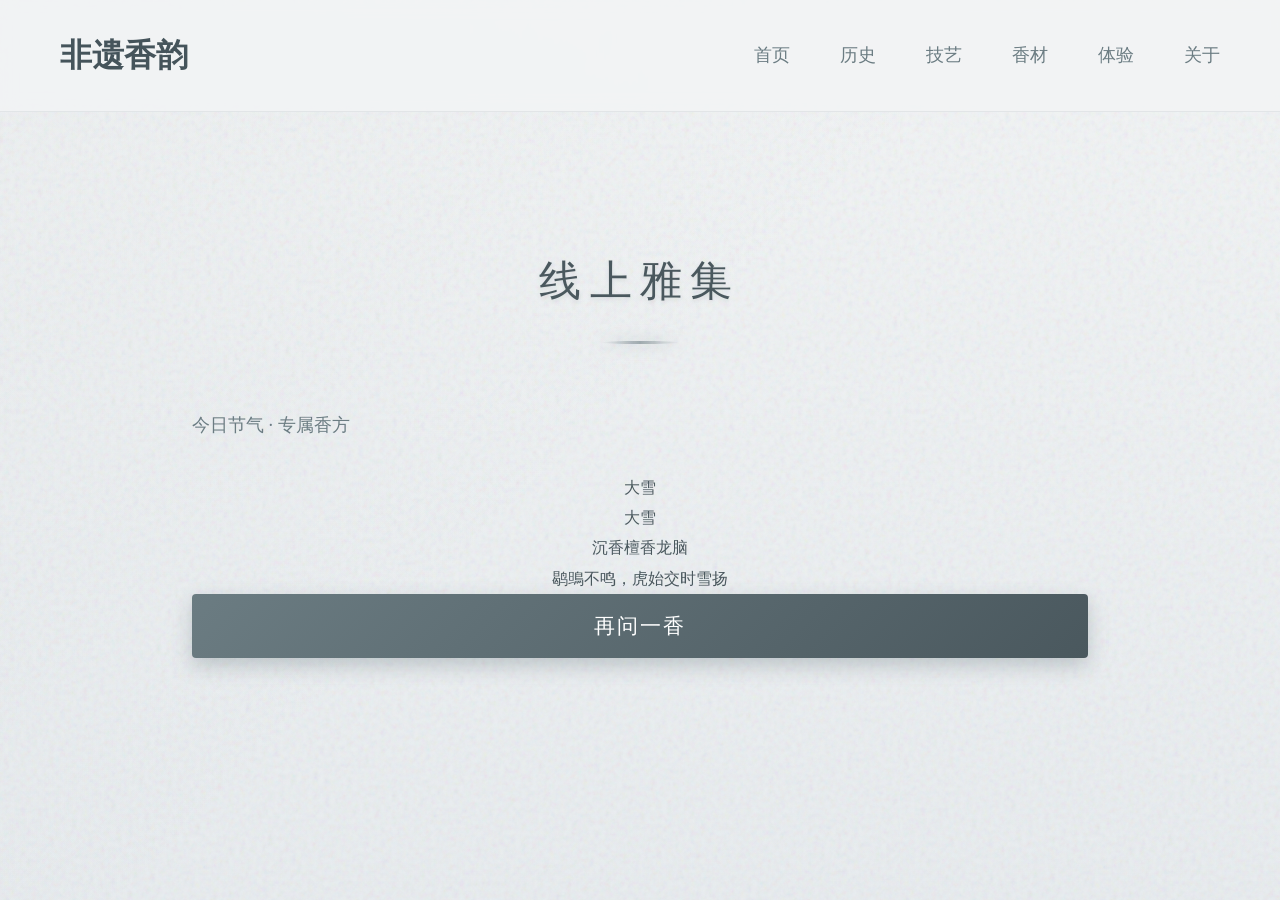
<file: experience.html>
<!DOCTYPE html>
<html lang="zh-CN">
<head>
    <meta charset="UTF-8">
    <meta name="viewport" content="width=device-width, initial-scale=1.0">
    <title>非遗香韵 - 体验</title>
    <link rel="stylesheet" href="style.css">
    <style>
        /* 可以放一些页面专属样式，或者直接写在 style.css 里 */
    </style>
</head>
<body>
    <nav class="navbar">
        <div class="logo">非遗香韵</div>
        <ul class="nav-links">
            <li><a href="index.html">首页</a></li>
            <li><a href="history.html">历史</a></li>
            <li><a href="skill.html">技艺</a></li>
            <li><a href="material.html">香材</a></li>
            <li><a href="experience.html">体验</a></li>
            <li><a href="about.html">关于</a></li>
        </ul>
    </nav>

    <section id="experience">
        <h2>线上雅集</h2>
        <p style="margin-bottom: 30px;">今日节气 · 专属香方</p>

        <!-- 推荐卡片容器 -->
        <div id="term-recommendation" class="term-card">
            <!-- 动态填充 -->
        </div>

        <!-- 刷新按钮 -->
        <button class="ink-btn" id="refresh-term">再问一香</button>
    </section>

    <script>
        // 节气数据
        const solarTermsData = [
{ name: "惊蛰", date: "0305", fang: "醒蛰", materials: ["龙脑", "薄荷", "艾叶"], effect: "新雷惊梦，桃夭灼灼其鸣" },

{ name: "春分", date: "0320", fang: "中和", materials: ["檀香", "乳香", "安息香"], effect: "玄鸟至止，阴阳均分短长" },

{ name: "清明", date: "0404", fang: "清心", materials: ["柏子仁", "甘松", "白芷"], effect: "桐花半亩，田鼠化鴽作尘" },

{ name: "谷雨", date: "0420", fang: "雨前", materials: ["沉香", "丁香", "藿香"], effect: "萍生浮翠，戴胜降于桑林" },

{ name: "立夏", date: "0505", fang: "夏长", materials: ["薄荷", "龙脑", "艾纳香"], effect: "蝼蝈鸣夜，王瓜攀援东墙" },

{ name: "小满", date: "0521", fang: "小满", materials: ["沉香", "檀香", "乳香"], effect: "苦菜花开，靡草死处微凉" },

{ name: "芒种", date: "0605", fang: "忙种", materials: ["艾叶", "菖蒲", "白芷"], effect: "螳螂破壳，鵙始鸣于高枝" },

{ name: "夏至", date: "0621", fang: "极阳", materials: ["沉香", "龙脑", "薄荷"], effect: "鹿角解落，蜩鸣日永迟迟" },

{ name: "小暑", date: "0707", fang: "消暑", materials: ["薄荷", "龙脑", "香薷"], effect: "温风入户，蟋蟀居壁潜形" },

{ name: "大暑", date: "0722", fang: "大热", materials: ["沉香", "檀香", "丁香"], effect: "腐草化萤，土润溽暑蒸腾" },

{ name: "立秋", date: "0807", fang: "秋收", materials: ["沉香", "降真香", "甘松"], effect: "凉风至矣，寒蝉咽露初秋" },

{ name: "处暑", date: "0823", fang: "出暑", materials: ["沉香", "檀香", "乳香"], effect: "鹰乃祭鸟，天地始肃清幽" },

{ name: "白露", date: "0907", fang: "凝露", materials: ["沉香", "丁香", "白芷"], effect: "鸿雁来宾，玄鸟南归故洲" },

{ name: "秋分", date: "0922", fang: "均平", materials: ["檀香", "乳香", "安息香"], effect: "雷声收尽，蛰虫培户深藏" },

{ name: "寒露", date: "1008", fang: "寒香", materials: ["沉香", "丁香", "肉桂"], effect: "菊有黄华，鸿雁来宾成行" },

{ name: "霜降", date: "1023", fang: "霜华", materials: ["沉香", "檀香", "甘松"], effect: "豺祭于野，草木摇落露凉" },

{ name: "立冬", date: "1107", fang: "冬藏", materials: ["沉香", "檀香", "肉桂"], effect: "水始冰坚，地冻如铁凝霜" },

{ name: "小雪", date: "1122", fang: "小雪", materials: ["沉香", "丁香", "艾叶"], effect: "虹藏不见，天气上升地降" },

{ name: "大雪", date: "1207", fang: "大雪", materials: ["沉香", "檀香", "龙脑"], effect: "鹖鴠不鸣，虎始交时雪扬" },

{ name: "冬至", date: "1221", fang: "一阳", materials: ["沉香", "檀香", "乳香"], effect: "蚯蚓犹结，麋角解处阳生" },

{ name: "小寒", date: "0105", fang: "小寒", materials: ["沉香", "丁香", "肉桂"], effect: "雁北乡远，鹊始巢于新杈" },

{ name: "大寒", date: "0120", fang: "大寒", materials: ["沉香", "檀香", "甘松"], effect: "鸡乳育也，征鸟厉疾天涯" }
    ]
        function getCurrentSolarTerm() {
            const today = new Date();
            const month = today.getMonth() + 1;
            const day = today.getDate();
            const todayStr = `${month.toString().padStart(2, '0')}${day.toString().padStart(2, '0')}`;
            const sorted = [...solarTermsData].sort((a, b) => a.date.localeCompare(b.date));
            let term = sorted.find(item => item.date >= todayStr);
            if (!term) term = sorted[0];
            return term;
        }

        function renderRecommendation(term) {
            const container = document.getElementById('term-recommendation');
            if (!term) {
                container.innerHTML = '<p style="text-align:center; color: var(--mist-light);">暂无推荐</p>';
                return;
            }
            const materialsHtml = term.materials.map(m => `<span class="material-tag">${m}</span>`).join('');
            container.innerHTML = `
                <div class="term-name">${term.name}</div>
                <div class="term-fang">${term.fang}</div>
                <div class="term-materials">${materialsHtml}</div>
                <div class="term-effect">${term.effect}</div>
            `;
        }

        document.addEventListener('DOMContentLoaded', () => {
            const term = getCurrentSolarTerm();
            renderRecommendation(term);

            document.getElementById('refresh-term').addEventListener('click', () => {
                // 重新获取当前节气（或随机）
                const newTerm = getCurrentSolarTerm(); // 实际上可能和上次一样
                // 如果想随机，可以：const randomIndex = Math.floor(Math.random() * solarTermsData.length);
                // renderRecommendation(solarTermsData[randomIndex]);
                renderRecommendation(newTerm); 
            });
        });
    </script>
</body>
</html>
</file>
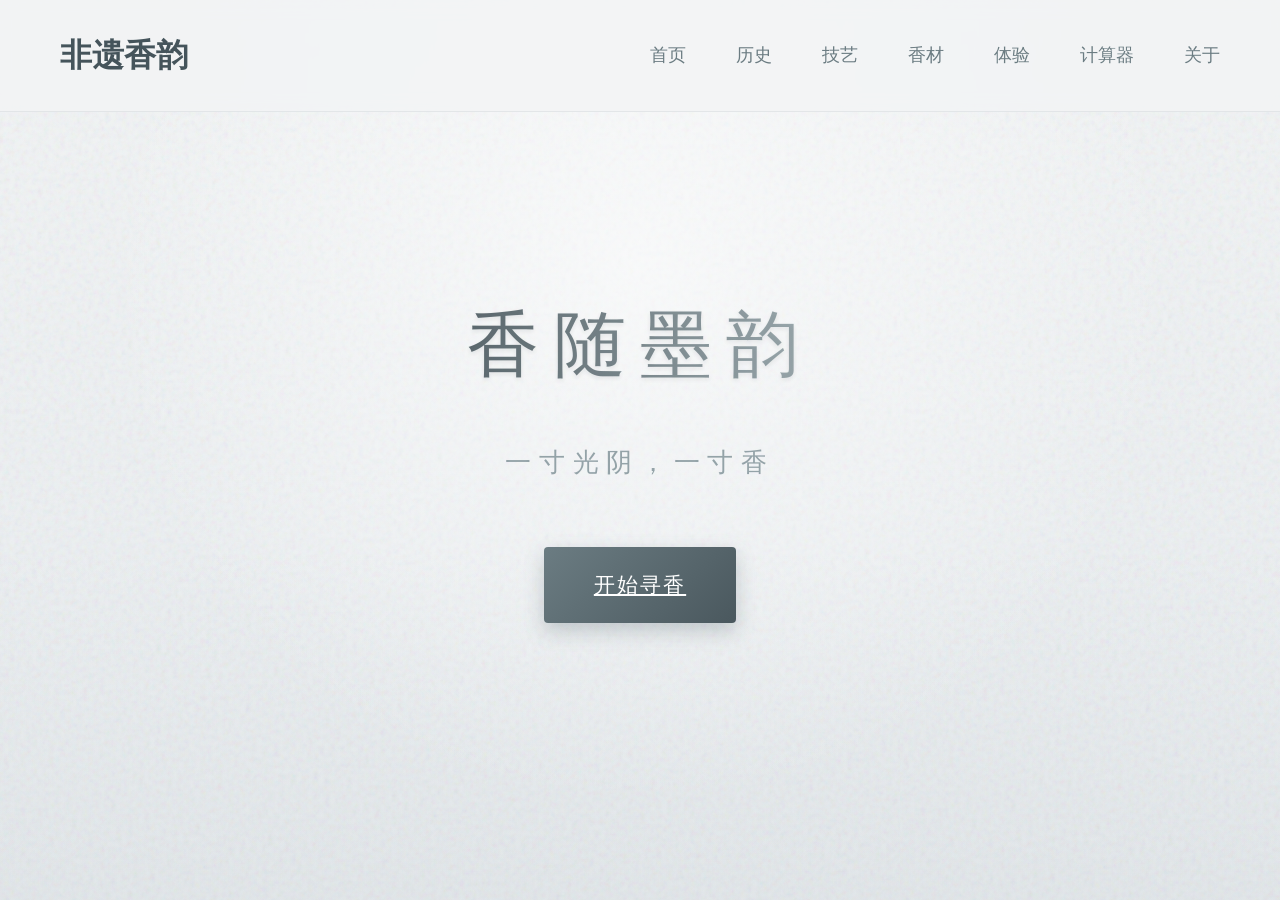
<file: index☆.html>
<!DOCTYPE html>
<html lang="zh-CN">
<head>
    <meta charset="UTF-8">
    <meta name="viewport" content="width=device-width, initial-scale=1.0">
    <title>非遗香韵 - 首页</title>
    <link rel="stylesheet" href="style.css">
</head>
<body>
    <!-- 导航栏（注意链接改为页面文件） -->
    <nav class="navbar">
        <div class="logo">非遗香韵</div>
        <ul class="nav-links">
            <li><a href="index.html">首页</a></li>
            <li><a href="history.html">历史</a></li>
            <li><a href="skill.html">技艺</a></li>
            <li><a href="material.html">香材</a></li>
            <li><a href="experience.html">体验</a></li>
            <li><a href="calculator.html">计算器</a></li>
            <li><a href="about.html">关于</a></li>
        </ul>
    </nav>

    <!-- 首页内容（原 #home 部分） -->
    <section id="home">
        <h1>香随墨韵</h1>
        <p class="subtitle">一寸光阴，一寸香</p>
        <a href="experience.html" class="ink-btn">开始寻香</a>
    </section>
</body>
</html>
</file>
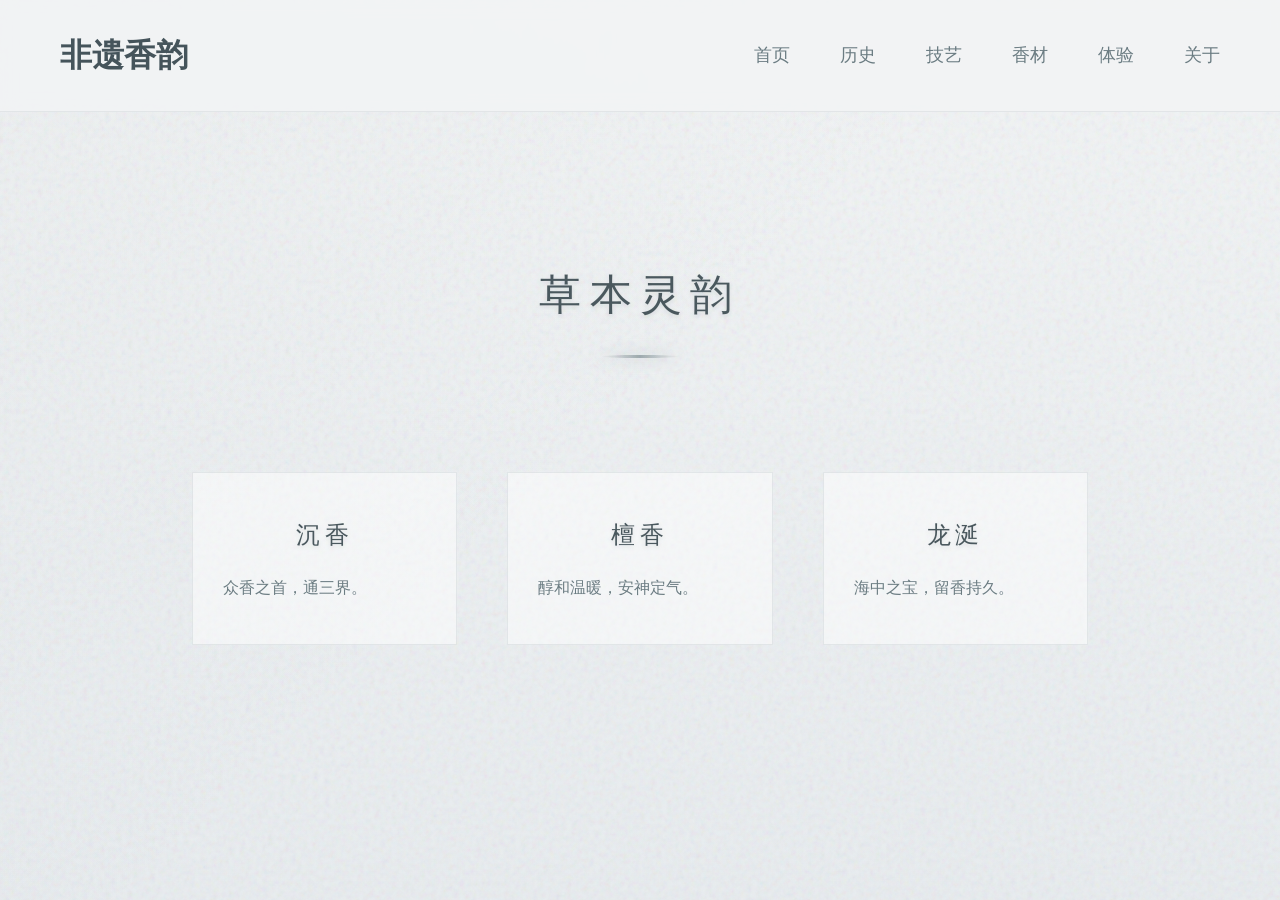
<file: material.html>
<!DOCTYPE html>
<html lang="zh-CN">
<head>
    <meta charset="UTF-8">
    <meta name="viewport" content="width=device-width, initial-scale=1.0">
    <title>非遗香韵 - 香材</title>
    <link rel="stylesheet" href="style.css">
</head>
<body>
    <nav class="navbar">
        <div class="logo">非遗香韵</div>
        <ul class="nav-links">
            <li><a href="index.html">首页</a></li>
            <li><a href="history.html">历史</a></li>
            <li><a href="skill.html">技艺</a></li>
            <li><a href="material.html">香材</a></li>
            <li><a href="experience.html">体验</a></li>
            <li><a href="about.html">关于</a></li>
        </ul>
    </nav>

    <section id="ingredients">
        <h2>草本灵韵</h2>
        <div class="grid">
            <div class="ingredient-card"><h3>沉香</h3><p>众香之首，通三界。</p></div>
            <div class="ingredient-card"><h3>檀香</h3><p>醇和温暖，安神定气。</p></div>
            <div class="ingredient-card"><h3>龙涎</h3><p>海中之宝，留香持久。</p></div>
        </div>
    </section>
</body>
</html>
</file>
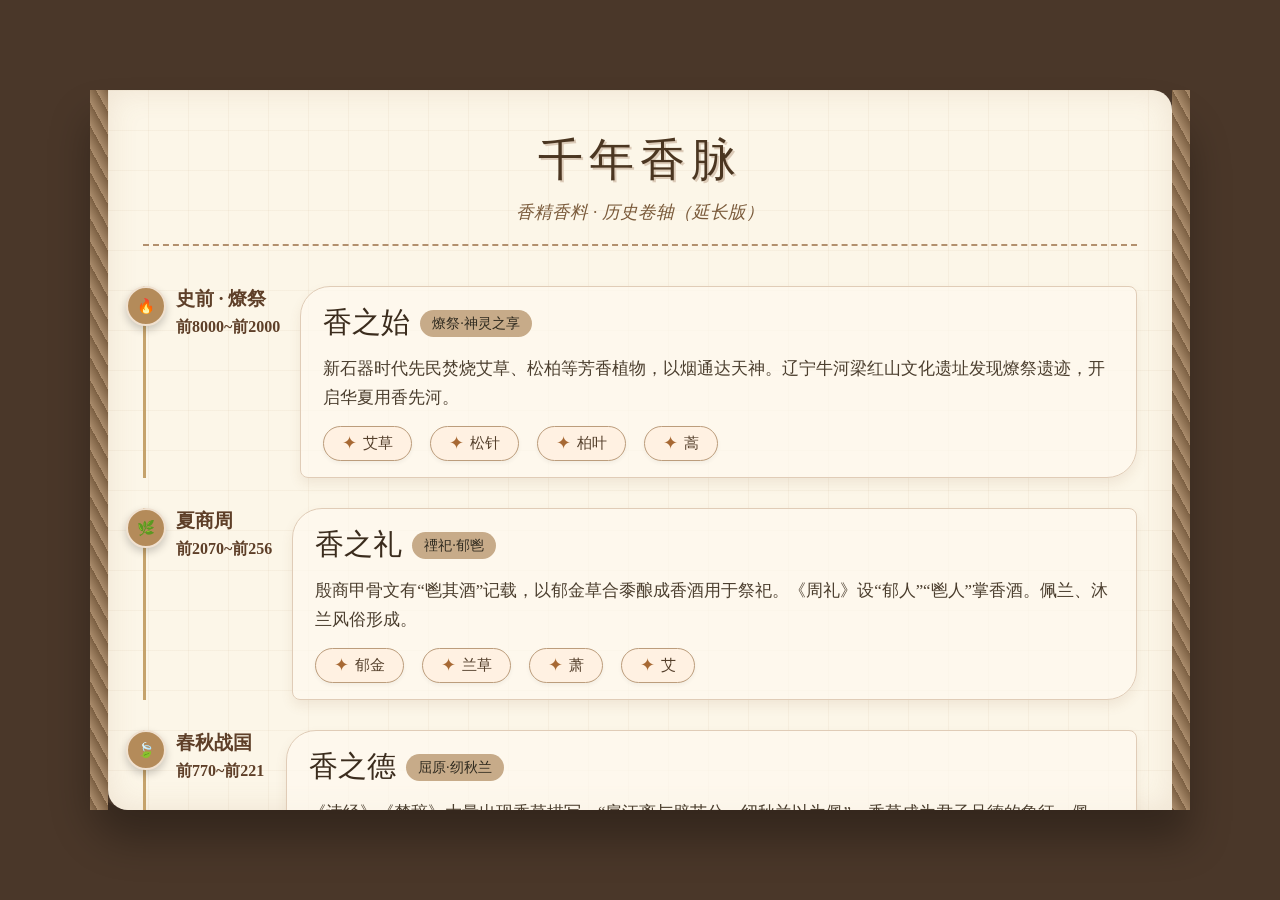
<file: picture.html>
<!DOCTYPE html>
<html lang="zh">
<head>
    <meta charset="UTF-8">
    <meta name="viewport" content="width=device-width, initial-scale=1.0">
    <title>千年香脉 · 香精香料历史卷轴（延长版）</title>
    <style>
        /* 样式与之前完全一致，保持卷轴风格 */
        * {
            margin: 0;
            padding: 0;
            box-sizing: border-box;
            font-family: 'Georgia', 'Times New Roman', '宋体', serif;
        }

        body {
            background: #4a3729;
            min-height: 100vh;
            display: flex;
            justify-content: center;
            align-items: center;
            padding: 20px;
        }

        .scroll-container {
            max-width: 1100px;
            width: 100%;
            background: #e9dacb;
            border-radius: 0 40px 0 40px;
            box-shadow: 0 30px 40px rgba(0,0,0,0.3);
            display: flex;
            position: relative;
            border-left: 18px solid #8b6f50;
            border-right: 18px solid #8b6f50;
            border-image: repeating-linear-gradient(45deg, #aa8c6c, #7b5f42 15px) 30 stretch;
            background-clip: padding-box;
        }

        .scroll-content {
            flex: 1;
            background: #fcf6e8;
            padding: 40px 35px;
            border-radius: 0 20px 0 20px;
            box-shadow: inset 0 0 30px rgba(160, 120, 80, 0.15);
            background-image: 
                linear-gradient(rgba(200, 170, 140, 0.1) 1px, transparent 1px),
                linear-gradient(90deg, rgba(200, 170, 140, 0.1) 1px, transparent 1px);
            background-size: 40px 40px;
            max-height: 80vh;
            overflow-y: auto;
            scroll-behavior: smooth;
        }

        .title-section {
            text-align: center;
            margin-bottom: 40px;
            border-bottom: 2px dashed #b2906e;
            padding-bottom: 20px;
        }
        .title-section h1 {
            font-size: 2.8rem;
            font-weight: normal;
            color: #4b3621;
            letter-spacing: 6px;
            text-shadow: 2px 2px 0 #dccbb8;
            margin-bottom: 10px;
        }
        .title-section .sub {
            color: #7a5a3a;
            font-style: italic;
            font-size: 1.1rem;
        }

        .timeline-item {
            display: flex;
            margin-bottom: 30px;
            position: relative;
            padding-left: 30px;
            border-left: 3px solid #c5a26b;
        }

        .timeline-marker {
            position: absolute;
            left: -20px;
            top: 0;
            background: #b48b5a;
            color: white;
            width: 40px;
            height: 40px;
            border-radius: 50%;
            display: flex;
            align-items: center;
            justify-content: center;
            font-weight: bold;
            font-size: 0.9rem;
            box-shadow: 0 4px 8px rgba(0,0,0,0.2);
            border: 2px solid #f0e1d0;
        }

        .timeline-period {
            min-width: 110px;
            font-weight: bold;
            color: #5e3f28;
            font-size: 1.2rem;
            line-height: 1.4;
            padding-right: 20px;
        }

        .timeline-content {
            flex: 1;
            background: rgba(255, 250, 240, 0.7);
            padding: 16px 22px;
            border-radius: 30px 8px 30px 8px;
            border: 1px solid #e0ccb7;
            box-shadow: 0 6px 12px rgba(140, 100, 60, 0.1);
            transition: transform 0.2s;
        }
        .timeline-content:hover {
            transform: translateY(-3px);
            background: #fffcf5;
        }

        .timeline-content h3 {
            font-size: 1.8rem;
            font-weight: 400;
            color: #3b2c1d;
            margin-bottom: 8px;
            display: flex;
            align-items: center;
            gap: 10px;
            flex-wrap: wrap;
        }
        .timeline-content h3 span {
            background: #c7ab89;
            color: #2f2a1f;
            padding: 4px 12px;
            border-radius: 40px;
            font-size: 0.9rem;
            font-weight: normal;
        }
        .timeline-desc {
            color: #4b3e2e;
            line-height: 1.7;
            margin: 12px 0 14px;
            font-size: 1.05rem;
        }
        .herb-tags {
            display: flex;
            flex-wrap: wrap;
            gap: 10px 18px;
            margin-top: 12px;
        }
        .herb-tag {
            background: #fff1e2;
            border: 1px solid #bc9d7c;
            padding: 6px 18px;
            border-radius: 40px;
            font-size: 0.95rem;
            color: #543f2b;
            display: inline-flex;
            align-items: center;
            gap: 6px;
            box-shadow: 0 2px 4px rgba(0,0,0,0.05);
        }
        .herb-tag::before {
            content: "✦";
            color: #a76934;
            font-size: 1.1rem;
        }

        .footer-note {
            margin-top: 50px;
            text-align: right;
            color: #a28366;
            font-size: 0.95rem;
            border-top: 1px dashed #d4bc9e;
            padding-top: 20px;
            font-style: italic;
        }

        .scroll-content::-webkit-scrollbar {
            width: 8px;
        }
        .scroll-content::-webkit-scrollbar-track {
            background: #ecdac8;
            border-radius: 10px;
        }
        .scroll-content::-webkit-scrollbar-thumb {
            background: #b58f6b;
            border-radius: 10px;
            border: 1px solid #8f6d4c;
        }

        @media (max-width: 700px) {
            .scroll-container {
                border-left-width: 8px;
                border-right-width: 8px;
            }
            .scroll-content {
                padding: 25px 15px;
            }
            .title-section h1 {
                font-size: 2rem;
                letter-spacing: 3px;
            }
            .timeline-item {
                padding-left: 20px;
            }
            .timeline-period {
                min-width: 70px;
                font-size: 1rem;
            }
            .timeline-content h3 {
                font-size: 1.4rem;
            }
        }
    </style>
</head>
<body>
    <div class="scroll-container">
        <div class="scroll-content">
            <div class="title-section">
                <h1>千年香脉</h1>
                <div class="sub">香精香料 · 历史卷轴（延长版）</div>
            </div>

            <!-- ================= 扩充后的时间线 ================= -->
            <!-- 1. 史前 · 燎祭 -->
            <div class="timeline-item">
                <div class="timeline-marker">🔥</div>
                <div class="timeline-period">史前 · 燎祭<br><small>前8000~前2000</small></div>
                <div class="timeline-content">
                    <h3>香之始 <span>燎祭·神灵之享</span></h3>
                    <div class="timeline-desc">
                        新石器时代先民焚烧艾草、松柏等芳香植物，以烟通达天神。辽宁牛河梁红山文化遗址发现燎祭遗迹，开启华夏用香先河。
                    </div>
                    <div class="herb-tags">
                        <span class="herb-tag">艾草</span>
                        <span class="herb-tag">松针</span>
                        <span class="herb-tag">柏叶</span>
                        <span class="herb-tag">蒿</span>
                    </div>
                </div>
            </div>

            <!-- 2. 夏商周 · 祭祀与佩带 -->
            <div class="timeline-item">
                <div class="timeline-marker">🌿</div>
                <div class="timeline-period">夏商周<br><small>前2070~前256</small></div>
                <div class="timeline-content">
                    <h3>香之礼 <span>禋祀·郁鬯</span></h3>
                    <div class="timeline-desc">
                        殷商甲骨文有“鬯其酒”记载，以郁金草合黍酿成香酒用于祭祀。《周礼》设“郁人”“鬯人”掌香酒。佩兰、沐兰风俗形成。
                    </div>
                    <div class="herb-tags">
                        <span class="herb-tag">郁金</span>
                        <span class="herb-tag">兰草</span>
                        <span class="herb-tag">萧</span>
                        <span class="herb-tag">艾</span>
                    </div>
                </div>
            </div>

            <!-- 3. 春秋战国 · 君子佩香 -->
            <div class="timeline-item">
                <div class="timeline-marker">🍃</div>
                <div class="timeline-period">春秋战国<br><small>前770~前221</small></div>
                <div class="timeline-content">
                    <h3>香之德 <span>屈原·纫秋兰</span></h3>
                    <div class="timeline-desc">
                        《诗经》《楚辞》大量出现香草描写，“扈江离与辟芷兮，纫秋兰以为佩”。香草成为君子品德的象征，佩戴、熏烧并用。
                    </div>
                    <div class="herb-tags">
                        <span class="herb-tag">江离</span>
                        <span class="herb-tag">辟芷</span>
                        <span class="herb-tag">秋兰</span>
                        <span class="herb-tag">申椒</span>
                        <span class="herb-tag">菌桂</span>
                    </div>
                </div>
            </div>

            <!-- 4. 秦汉 · 丝绸之路开通 -->
            <div class="timeline-item">
                <div class="timeline-marker">🐫</div>
                <div class="timeline-period">秦汉<br><small>前221~220</small></div>
                <div class="timeline-content">
                    <h3>香之通 <span>博山炉·乳香</span></h3>
                    <div class="timeline-desc">
                        张骞凿空西域，乳香、苏合香、安息香等传入中原。武帝好仙，博山炉盛行，象征海上仙山。香药开始用于宫廷和贵族生活。
                    </div>
                    <div class="herb-tags">
                        <span class="herb-tag">乳香</span>
                        <span class="herb-tag">苏合香</span>
                        <span class="herb-tag">沉香</span>
                        <span class="herb-tag">龙脑</span>
                        <span class="herb-tag">鸡舌香</span>
                    </div>
                </div>
            </div>

            <!-- 5. 魏晋 · 合香萌芽 -->
            <div class="timeline-item">
                <div class="timeline-marker">📚</div>
</file>
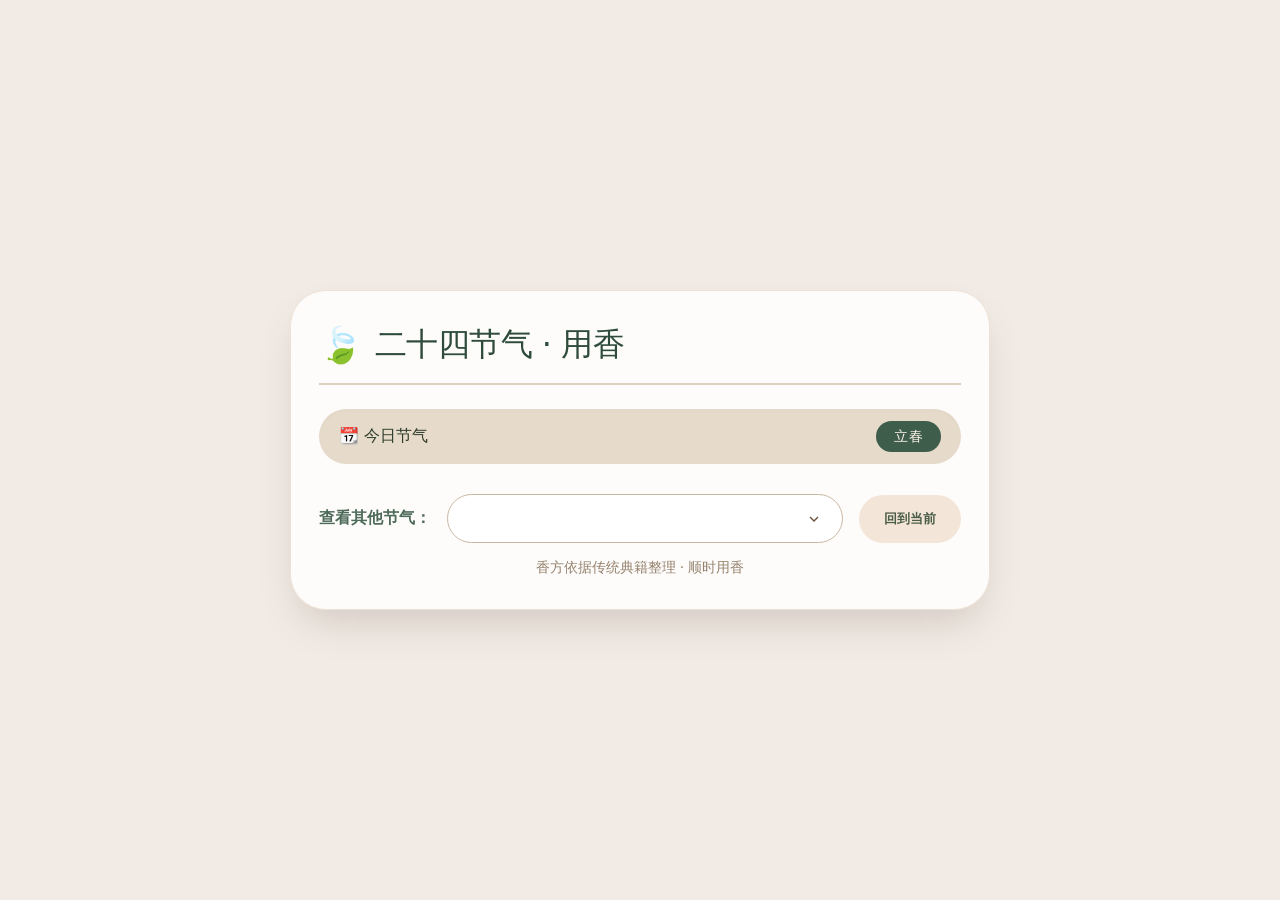
<file: recommand.html>
<!DOCTYPE html>
<html lang="en">
<head>
    <meta charset="UTF-8">
    <meta name="viewport" content="width=device-width, initial-scale=1.0">
    <title>节气用香 · 顺时养息</title>
    <style>
        * {
            margin: 0;
            padding: 0;
            box-sizing: border-box;
            font-family: 'Inter', system-ui, -apple-system, BlinkMacSystemFont, 'Segoe UI', Roboto, sans-serif;
        }
        body {
            background: #f2ebe5;
            min-height: 100vh;
            display: flex;
            justify-content: center;
            align-items: center;
            padding: 20px;
        }
        .container {
            max-width: 700px;
            width: 100%;
        }
        .card {
            background: rgba(255, 255, 255, 0.85);
            backdrop-filter: blur(4px);
            border-radius: 36px;
            box-shadow: 0 20px 40px -10px rgba(80, 60, 40, 0.2);
            padding: 32px 28px;
            border: 1px solid #ece1d6;
        }
        h1 {
            font-size: 2rem;
            font-weight: 450;
            color: #2f4b3c;
            display: flex;
            align-items: center;
            gap: 12px;
            margin-bottom: 24px;
            letter-spacing: -0.5px;
            border-bottom: 2px solid #dccfbf;
            padding-bottom: 16px;
        }
        h1::before {
            content: "🍃";
            font-size: 2.2rem;
        }
        .current-term {
            background: #e6daca;
            border-radius: 100px;
            padding: 12px 20px;
            display: flex;
            align-items: center;
            justify-content: space-between;
            margin-bottom: 30px;
            color: #2e3b2b;
            font-weight: 500;
            box-shadow: inset 0 2px 4px rgba(0,0,0,0.02);
        }
        .current-label {
            background: #3e5d4a;
            color: #f9f1e7;
            border-radius: 40px;
            padding: 6px 18px;
            font-size: 0.9rem;
            letter-spacing: 0.3px;
        }
        .term-name-big {
            font-size: 2rem;
            font-weight: 500;
            line-height: 1.2;
            margin-bottom: 12px;
            color: #274131;
        }
        .scent-name {
            font-size: 1.8rem;
            font-weight: 350;
            color: #6b4f38;
            margin-bottom: 20px;
            border-left: 5px solid #b38e6b;
            padding-left: 18px;
        }
        .ingredients {
            background: #fcf6f0;
            border-radius: 28px;
            padding: 20px 24px;
            margin: 24px 0;
            border: 1px solid #decbb8;
        }
        .ingredients h3 {
            font-weight: 500;
            color: #4a6b57;
            margin-bottom: 14px;
            font-size: 1.3rem;
            display: flex;
            align-items: center;
            gap: 8px;
        }
        .ingredients h3::before {
            content: "🌾";
            font-size: 1.5rem;
        }
        .ingredient-list {
            display: flex;
            flex-wrap: wrap;
            gap: 12px 18px;
            list-style: none;
        }
        .ingredient-list li {
            background: white;
            padding: 8px 20px;
            border-radius: 40px;
            box-shadow: 0 2px 6px rgba(0,0,0,0.03);
            border: 1px solid #ecd9c6;
            color: #4f3e2c;
        }
        .effect {
            background: #dde9df;
            border-radius: 24px;
            padding: 16px 22px;
            color: #1e3b2c;
            margin: 20px 0 28px;
            font-style: italic;
            border-left: 8px solid #718e6f;
            line-height: 1.6;
        }
        .selector-area {
            display: flex;
            align-items: center;
            gap: 16px;
            flex-wrap: wrap;
            margin-top: 24px;
        }
        .selector-area label {
            font-weight: 600;
            color: #4e6b5a;
        }
        select {
            flex: 1;
            min-width: 240px;
            padding: 14px 20px;
            border-radius: 60px;
            border: 1px solid #c9b6a2;
            background: white;
            font-size: 1rem;
            color: #2c3e30;
            cursor: pointer;
            outline: none;
            transition: 0.2s;
            appearance: none;
            background-image: url('data:image/svg+xml;utf8,<svg xmlns="http://www.w3.org/2000/svg" width="16" height="16" viewBox="0 0 24 24" fill="none" stroke="%236b4f38" stroke-width="2"><polyline points="6 9 12 15 18 9"/></svg>');
            background-repeat: no-repeat;
            background-position: right 20px center;
            background-size: 16px;
        }
        select:hover, select:focus {
            border-color: #a58362;
            box-shadow: 0 0 0 3px rgba(165, 131, 98, 0.15);
        }
        .reset-today {
            background: #f3e5d8;
            border: none;
            padding: 14px 24px;
            border-radius: 60px;
            font-weight: 600;
            color: #4a5d48;
            cursor: pointer;
            transition: 0.15s;
            white-space: nowrap;
            border: 1px solid transparent;
        }
        .reset-today:hover {
            background: #e2d0bd;
            border-color: #bcaa93;
        }
        footer {
            margin-top: 16px;
            text-align: center;
            color: #94806b;
            font-size: 0.85rem;
        }
    </style>
</head>
<body>
    <div class="container">
        <div class="card">
            <h1>二十四节气 · 用香</h1>

            <!-- 当前节气标识 -->
            <div class="current-term">
                <span>📆 今日节气</span>
                <span class="current-label" id="currentTermDisplay">立春</span>
            </div>

            <!-- 动态内容区域 -->
            <div id="termContent">
                <!-- 由 JavaScript 填充 -->
            </div>

            <!-- 节气选择器 -->
            <div class="selector-area">
                <label for="termSelect">查看其他节气：</label>
                <select id="termSelect"></select>
                <button class="reset-today" id="backToToday">回到当前</button>
            </div>
            <footer>香方依据传统典籍整理 · 顺时用香</footer>
        </div>
    </div>

    <script>
        (function() {
            // ---------- 节气数据 JSON (内联) ----------
            const termData = [
                { name: "立春", month: 2, day: 4, 
                  scent: "春消息", 
                  herbs: ["沉香", "檀香", "降真香", "丁香"], 
                  effect: "疏肝理气，助阳气生发，宜于清晨书斋焚之。" },
                { name: "雨水", month: 2, day: 19, 
                  scent: "清露", 
                  herbs: ["沉香", "白檀", "乳香", "龙脑"], 
                  effect: "化湿醒脾，祛除春寒湿气，适合午后品茗时用。" },
                { name: "惊蛰", month: 3, day: 5, 
                  scent: "醒蛰", 
                  herbs: ["沉香", "安息香", "丁香", "甘松"], 
                  effect: "芳香辟秽，提振精神，驱散冬日沉浊。" },
                { name: "春分", month: 3, day: 20, 
                  scent: "中和", 
                  herbs: ["沉香", "檀香", "零陵香", "白芷"], 
                  effect: "调和阴阳，清雅平和，适宜静坐冥想。" },
                { name: "清明", month: 4, day: 4, 
                  scent: "怀思", 
                  herbs: ["沉香", "柏子仁", "乳香", "苍术"], 
                  effect: "清心明思，祛疫避秽，契合追远之情。" },
                { name: "谷雨", month: 4, day: 20, 
                  scent: "润华", 
                  herbs: ["沉香", "檀香", "牡丹皮", "甘松"], 
                  effect: "健脾祛湿，助水谷运化，雨后独坐尤佳。" },
                { name: "立夏", month: 5, day: 5, 
                  scent: "长嬴", 
                  herbs: ["沉香", "檀香", "薄荷", "龙脑"], 
                  effect: "清心降火，养心护阳，午间小憩可用。" },
                { name: "小满", month: 5, day: 21, 
                  scent: "盈香", 
                  herbs: ["沉香", "藿香", "佩兰", "豆蔻"], 
                  effect: "化湿和中，防暑热身，适合劳作之后。" },
                { name: "芒种", month: 6, day: 5, 
                  scent: "耘香", 
                  herbs: ["沉香", "艾叶", "菖蒲", "龙脑"], 
                  effect: "驱蚊避疫，清透湿热，夏日黄昏最佳。" },
                { name: "夏至", month: 6, day: 21, 
                  scent: "长日", 
                  herbs: ["沉香", "檀香", "荷叶", "丁香"], 
                  effect: "养心安神，清解暑热，午时静心焚之。" },
                { name: "小暑", month: 7, day: 7, 
                  scent: "净暑", 
                  herbs: ["沉香", "黄连木", "柏子", "乳香"], 
                  effect: "清热除烦，安神定志，苦夏时节可用。" },
                { name: "大暑", month: 7, day: 22, 
                  scent: "伏香", 
                  herbs: ["沉香", "檀香", "香薷", "白芷"], 
                  effect: "祛湿解暑，开窍醒神，极热时不宜浓烈。" },
                { name: "立秋", month: 8, day: 7, 
                  scent: "秋容", 
                  herbs: ["沉香", "降真香", "玉兰", "甘松"], 
                  effect: "敛神润肺，收夏散之心，初秋傍晚焚用。" },
                { name: "处暑", month: 8, day: 23, 
                  scent: "涤残", 
                  herbs: ["沉香", "檀香", "乳香", "龙脑"], 
                  effect: "清肺涤浊，化解残暑湿气，宜于书斋。" },
                { name: "白露", month: 9, day: 7, 
                  scent: "凝露", 
                  herbs: ["沉香", "檀香", "桂花", "零陵香"], 
                  effect: "润燥收神，助肺气清肃，晨起焚之最佳。" },
                { name: "秋分", month: 9, day: 22, 
                  scent: "均和", 
                  herbs: ["沉香", "白檀", "菊花", "柏子"], 
                  effect: "平衡阴阳，安和脏腑，秋夜静坐可用。" },
                { name: "寒露", month: 10, day: 8, 
                  scent: "寒芳", 
                  herbs: ["沉香", "檀香", "辛夷", "丁香"], 
                  effect: "温散风寒，通鼻窍，深秋阴雨时焚。" },
                { name: "霜降", month: 10, day: 23, 
                  scent: "凝香", 
                  herbs: ["沉香", "乳香", "龙脑", "安息香"], 
                  effect: "暖肾固元，抵御寒邪，晚课用为佳。" },
                { name: "立冬", month: 11, day: 7, 
                  scent: "潜阳", 
                  herbs: ["沉香", "檀香", "肉桂", "丁香"], 
                  effect: "温补下元，潜藏阳气，入夜焚之暖身。" },
                { name: "小雪", month: 11, day: 22, 
                  scent: "清寂", 
                  herbs: ["沉香", "柏子", "甘松", "零陵香"], 
                }
            ]
            }
        )
</file>
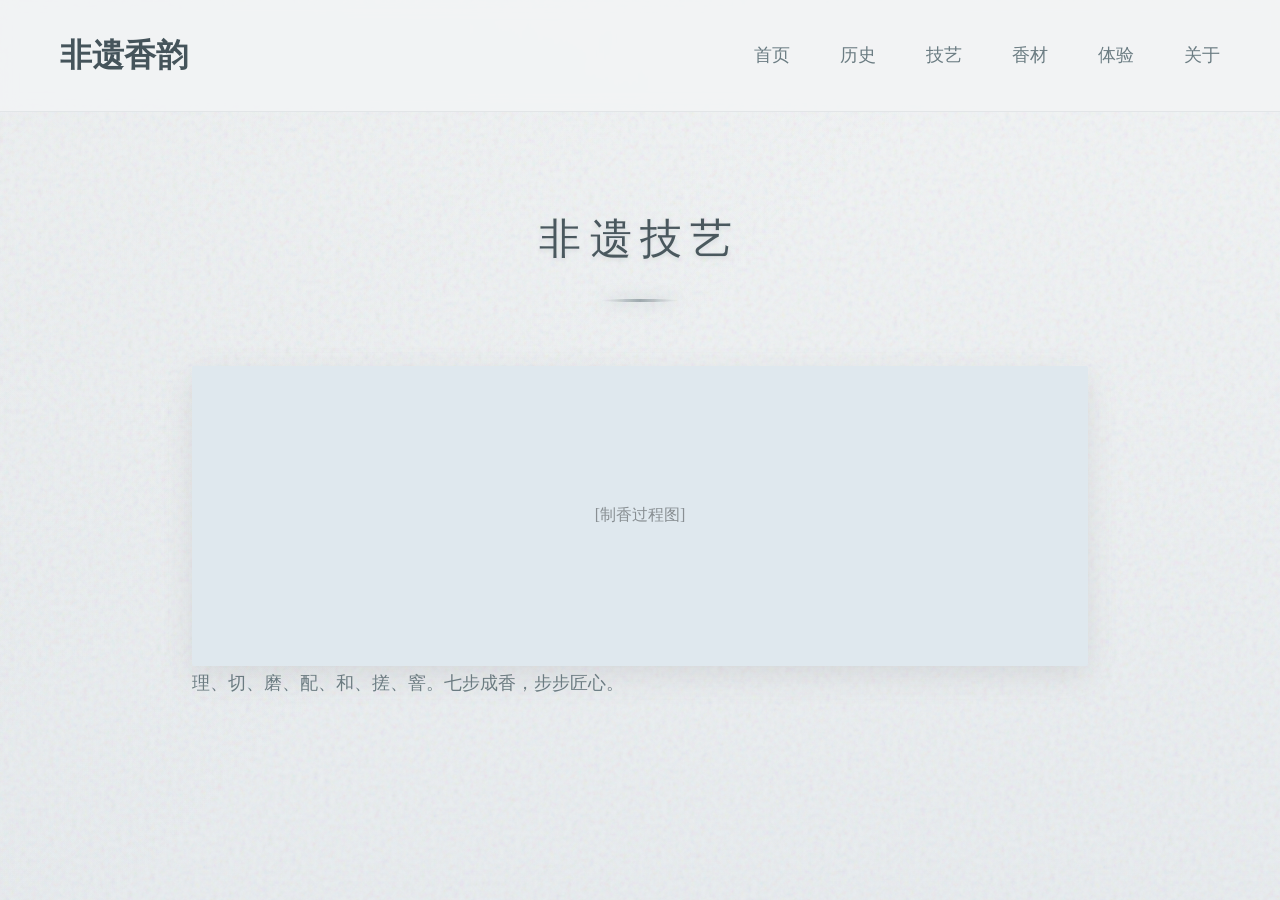
<file: skill.html>
<!DOCTYPE html>
<html lang="zh-CN">
<head>
    <meta charset="UTF-8">
    <meta name="viewport" content="width=device-width, initial-scale=1.0">
    <title>非遗香韵 - 技艺</title>
    <link rel="stylesheet" href="style.css">
</head>
<body>
    <nav class="navbar">
        <div class="logo">非遗香韵</div>
        <ul class="nav-links">
            <li><a href="index.html">首页</a></li>
            <li><a href="history.html">历史</a></li>
            <li><a href="skill.html">技艺</a></li>
            <li><a href="material.html">香材</a></li>
            <li><a href="experience.html">体验</a></li>
            <li><a href="about.html">关于</a></li>
        </ul>
    </nav>

    <section id="craftsmanship">
        <h2>非遗技艺</h2>
        <div class="content-grid">
            <div class="image-placeholder" style="background:#ddd; height:300px; display:flex; align-items:center; justify-content:center; color:#888;">
                [制香过程图]
            </div>
            <div class="text">
                <p>理、切、磨、配、和、搓、窨。七步成香，步步匠心。</p>
            </div>
        </div>
    </section>
</body>
</html>
</file>
<file: style.css>
/* =========================================
   1. 全局变量：江南烟雨色系 (Rainy Jiangnan Palette)
   ========================================= */
:root {
    /* 核心色彩：青灰调 */
    --mist-dark: #4A585E;       /* 浓青墨：标题/深色文字 (如雨云) */
    --mist-main: #6B7C82;       /* 标准青灰：主要元素 (如远山) */
    --mist-light: #94A3A8;      /* 淡青灰：辅助文字/边框 (如薄雾) */
    --mist-pale: #CFD8DC;       /* 极淡青：背景装饰 (如雨丝) */
    
    /* 背景与点缀 */
    --paper-bg: #F2F4F5;        /* 雨过天青纸：带极淡冷调的宣纸白 */
    --accent-moss: #556B60;     /* 苔藓绿：点缀色 (比红色更内敛，符合烟雨感) */
    --accent-warm: #BFA696;     /* 枯茶色：少量用于平衡冷色调 (如干枯的莲蓬) */

    /* 字体设置 */
    --font-title: "Kaiti SC", "STKaiti", "KaiTi", serif; 
    --font-body: "Songti SC", "SimSun", "Noto Serif SC", serif;

    /* 动效：如雨丝滑落般流畅 */
    --transition-rain: all 0.8s cubic-bezier(0.22, 1, 0.36, 1); 
}

* { margin: 0; padding: 0; box-sizing: border-box; }

body {
    background-color: var(--paper-bg);
    /* 增强噪点纹理，模拟湿润纸张的颗粒感 */
    background-image: 
        url("data:image/svg+xml,%3Csvg viewBox='0 0 200 200' xmlns='http://www.w3.org/2000/svg'%3E%3Cfilter id='noise'%3E%3CfeTurbulence type='fractalNoise' baseFrequency='0.8' numOctaves='3' stitchTiles='stitch'/%3E%3C/filter%3E%3Crect width='100%25' height='100%25' filter='url(%23noise)' opacity='0.12'/%3E%3C/svg%3E"),
        linear-gradient(to bottom, #F2F4F5 0%, #E8ECEF 100%); /* 顶部稍亮，底部稍暗，模拟天色 */
    color: var(--mist-dark);
    font-family: var(--font-body);
    line-height: 1.9;
    overflow-x: hidden;
}

/* =========================================
   2. 排版：青墨书香 (Typography)
   ========================================= */
h1, h2, h3 {
    font-family: var(--font-title);
    font-weight: normal;
    letter-spacing: 0.2em;
    color: var(--mist-dark);
    text-shadow: 0 2px 4px rgba(93, 109, 117, 0.15); /* 淡淡的青影 */
}

h2 {
    font-size: 2.6rem;
    text-align: center;
    margin-bottom: 4rem;
    position: relative;
    display: inline-block;
    left: 50%;
    transform: translateX(-50%);
}

/* 标题下方的装饰：不再是红印，而是一抹青痕或水滴 */
h2::after {
    content: '';
    display: block;
    width: 80px;
    height: 3px;
    background: linear-gradient(90deg, transparent, var(--mist-main), transparent);
    margin: 20px auto 0;
    border-radius: 50%;
    opacity: 0.6;
    box-shadow: 0 0 15px var(--mist-light);
}

p {
    color: var(--mist-main);
    font-size: 1.15rem;
    text-align: justify;
}

/* =========================================
   3. 导航栏：雨雾朦胧 (Navigation)
   ========================================= */
.navbar {
    position: fixed;
    top: 0;
    width: 100%;
    padding: 25px 60px;
    display: flex;
    justify-content: space-between;
    align-items: center;
    /* 半透明青灰背景，模拟雾气 */
    background: rgba(242, 244, 245, 0.85);
    backdrop-filter: blur(8px); 
    z-index: 1000;
    border-bottom: 1px solid rgba(93, 109, 117, 0.1);
}

.logo {
    font-family: var(--font-title);
    font-size: 2rem;
    color: var(--mist-dark);
    font-weight: bold;
    /* 让Logo看起来像写在湿纸上 */
    filter: contrast(1.1); 
}

.nav-links {
    list-style: none;
    display: flex;
    gap: 50px;
}

.nav-links li a {
    text-decoration: none;
    color: var(--mist-main);
    font-family: var(--font-title);
    font-size: 1.15rem;
    position: relative;
    padding: 8px 0;
    transition: var(--transition-rain);
}

/* 悬停效果：青墨晕开 */
.nav-links li a::before {
    content: '';
    position: absolute;
    bottom: 0;
    left: 50%;
    width: 0;
    height: 100%;
    background: radial-gradient(ellipse at center, rgba(107, 124, 130, 0.15) 0%, transparent 70%);
    transform: translateX(-50%) scaleY(0.3);
    transition: var(--transition-rain);
    z-index: -1;
    border-radius: 4px;
}

.nav-links li a:hover {
    color: var(--mist-dark);
    text-shadow: 0 0 8px rgba(93, 109, 117, 0.4);
}

.nav-links li a:hover::before {
    width: 120%;
    height: 100%;
    transform: scaleY(1);
}

/* =========================================
   4. 板块布局 (Layout)
   ========================================= */
section {
    min-height: 100vh;
    padding: 120px 15%;
    display: flex;
    flex-direction: column;
    justify-content: center;
    position: relative;
}

/* 偶数板块：增加一层淡淡的青纱遮罩 */
section:nth-child(even) {
    background: linear-gradient(135deg, rgba(107, 124, 130, 0.03) 0%, transparent 50%);
}

/* =========================================
   5. 特定板块样式 (Specific Styles)
   ========================================= */

/* 首页：烟雨入江南 */
#home {
    text-align: center;
    align-items: center;
    /* 模拟远处山峦的渐变背景 */
    background: 
        radial-gradient(circle at 50% 30%, rgba(255,255,255,0.6) 0%, transparent 60%),
        linear-gradient(to bottom, transparent 60%, rgba(107, 124, 130, 0.05) 100%);
}

#home h1 {
    font-size: 4.5rem;
    margin-bottom: 25px;
    /* 文字内部微渐变，像墨色未干 */
    background: linear-gradient(to bottom, var(--mist-dark), var(--mist-main));
    /* 1. 必须设置背景 (渐变或图片) */
    background: linear-gradient(to right, #4A585E, #94A3A8); 
    
    /* 2. 必须把文字颜色设为透明，否则背景会被文字颜色盖住 */
    color: transparent; 
    -webkit-text-fill-color: transparent; /* 兼容旧版 Webkit */

    /* 3. 裁剪背景到文字 */
    background-clip: text;       /* 标准写法 (未来兼容) */
    -webkit-background-clip: text; /* 当前主流浏览器必需 */
    
    /* 可选：防止文字换行时背景错位 */
    display: inline-block; 
    opacity: 0.9;
    
    

}

#home .subtitle {
    font-size: 1.6rem;
    color: var(--mist-light);
    font-family: var(--font-title);
    margin-bottom: 60px;
    letter-spacing: 0.3em;
}

/* 技艺 & 历史：图片处理 */
img, .image-placeholder {
    border-radius: 2px;
    /* 给所有图片加一层青灰色滤镜，统一色调 */
    filter: grayscale(40%) sepia(20%) hue-rotate(160deg) saturate(80%); 
    transition: var(--transition-rain);
    box-shadow: 0 10px 30px rgba(93, 109, 117, 0.15);
}

img:hover, .image-placeholder:hover {
    filter: grayscale(10%) sepia(10%); /* 悬停时恢复少许色彩 */
    transform: translateY(-5px);
    box-shadow: 0 15px 40px rgba(93, 109, 117, 0.25);
}

/* 香材卡片：如雨滴般的质感 */
#ingredients .grid {
    display: grid;
    grid-template-columns: repeat(auto-fit, minmax(260px, 1fr));
    gap: 50px;
    margin-top: 50px;
}

.ingredient-card {
    background: rgba(255, 255, 255, 0.5);
    padding: 40px 30px;
    border: 1px solid rgba(148, 163, 168, 0.2);
    text-align: center;
    transition: var(--transition-rain);
    position: relative;
}

/* 卡片悬停：像被雨水打湿，颜色变深 */
.ingredient-card:hover {
    background: #fff;
    border-color: var(--mist-light);
    box-shadow: 0 20px 40px rgba(93, 109, 117, 0.1);
    transform: translateY(-8px);
}

.ingredient-card h3 {
    color: var(--mist-dark);
    margin-bottom: 15px;
    font-size: 1.5rem;
}

.ingredient-card p {
    font-size: 1rem;
    color: var(--mist-main);
}

/* 体验按钮：青苔石质感 */
#experience {
    text-align: center;
}

.ink-btn {
    display: inline-block;
    padding: 18px 50px;
    font-family: var(--font-title);
    font-size: 1.3rem;
    color: #fff;
    /* 青灰色渐变背景 */
    background: linear-gradient(135deg, var(--mist-main), var(--mist-dark));
    border: none;
    border-radius: 4px; /* 略带圆角，像鹅卵石 */
    cursor: pointer;
    position: relative;
    overflow: hidden;
    transition: var(--transition-rain);
    box-shadow: 0 8px 20px rgba(93, 109, 117, 0.3);
    letter-spacing: 0.1em;
}

/* 按钮悬停：泛起水光 */
.ink-btn:hover {
    background: linear-gradient(135deg, var(--mist-dark), #3E4A4F);
    box-shadow: 0 0 25px rgba(107, 124, 130, 0.5);
    transform: scale(1.03);
}

.ink-btn::after {
    content: '';
    position: absolute;
    top: -50%;
    left: -50%;
    width: 200%;
    height: 200%;
    background: linear-gradient(to right, transparent, rgba(255,255,255,0.2), transparent);
    transform: rotate(45deg) translateX(-100%);
    transition: 0.6s;
}

.ink-btn:hover::after {
    transform: rotate(45deg) translateX(100%);
}

/* 关于：极简收尾 */
#about {
    min-height: 60vh;
    text-align: center;
    border-top: 1px solid rgba(148, 163, 168, 0.3);
    background: linear-gradient(to top, rgba(107, 124, 130, 0.05), transparent);
}

.footer-note {
    font-size: 0.95rem;
    color: var(--mist-light);
    margin-top: 30px;
    font-style: italic;
}

/* =========================================
   6. 动画：雨丝飘落 (Rain Animation)
   ========================================= */
@keyframes rainDrop {
    0% { transform: translateY(-20px) scaleY(1.5); opacity: 0; }
    20% { opacity: 0.4; }
    100% { transform: translateY(100px) scaleY(1); opacity: 0; }
}

.rain-line {
    position: absolute;
    width: 1px;
    height: 60px;
    background: linear-gradient(to bottom, transparent, var(--mist-light), transparent);
    top: -100px;
    animation: rainDrop 2s infinite linear;
    pointer-events: none;
    z-index: 0;
}

/* 响应式适配 */
@media (max-width: 768px) {
    :root { --font-title: "KaiTi", serif; }
    h1 { font-size: 3rem !important; }
    h2 { font-size: 2rem !important; }
    .navbar { padding: 20px; flex-direction: column; gap: 20px; }
    .nav-links { gap: 25px; flex-wrap: wrap; justify-content: center; }
    section { padding: 80px 5%; }
}
</file>
